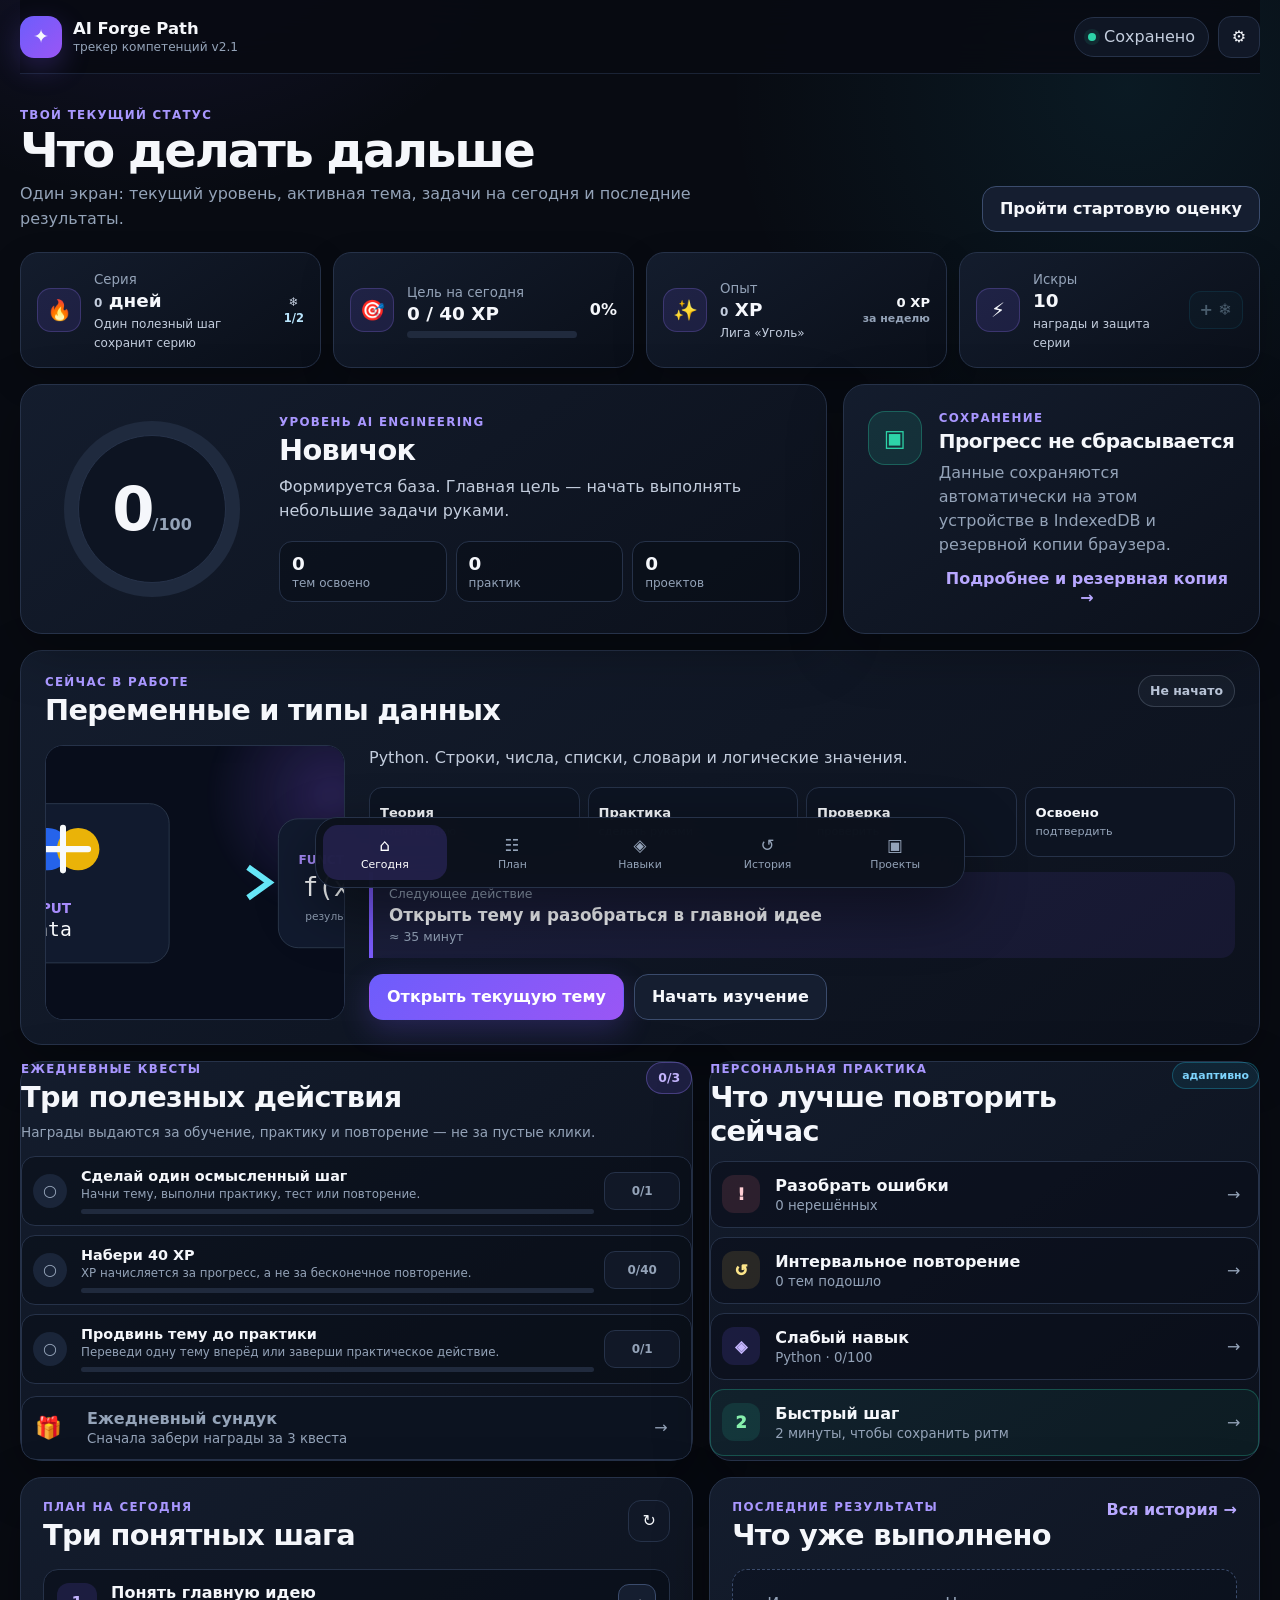
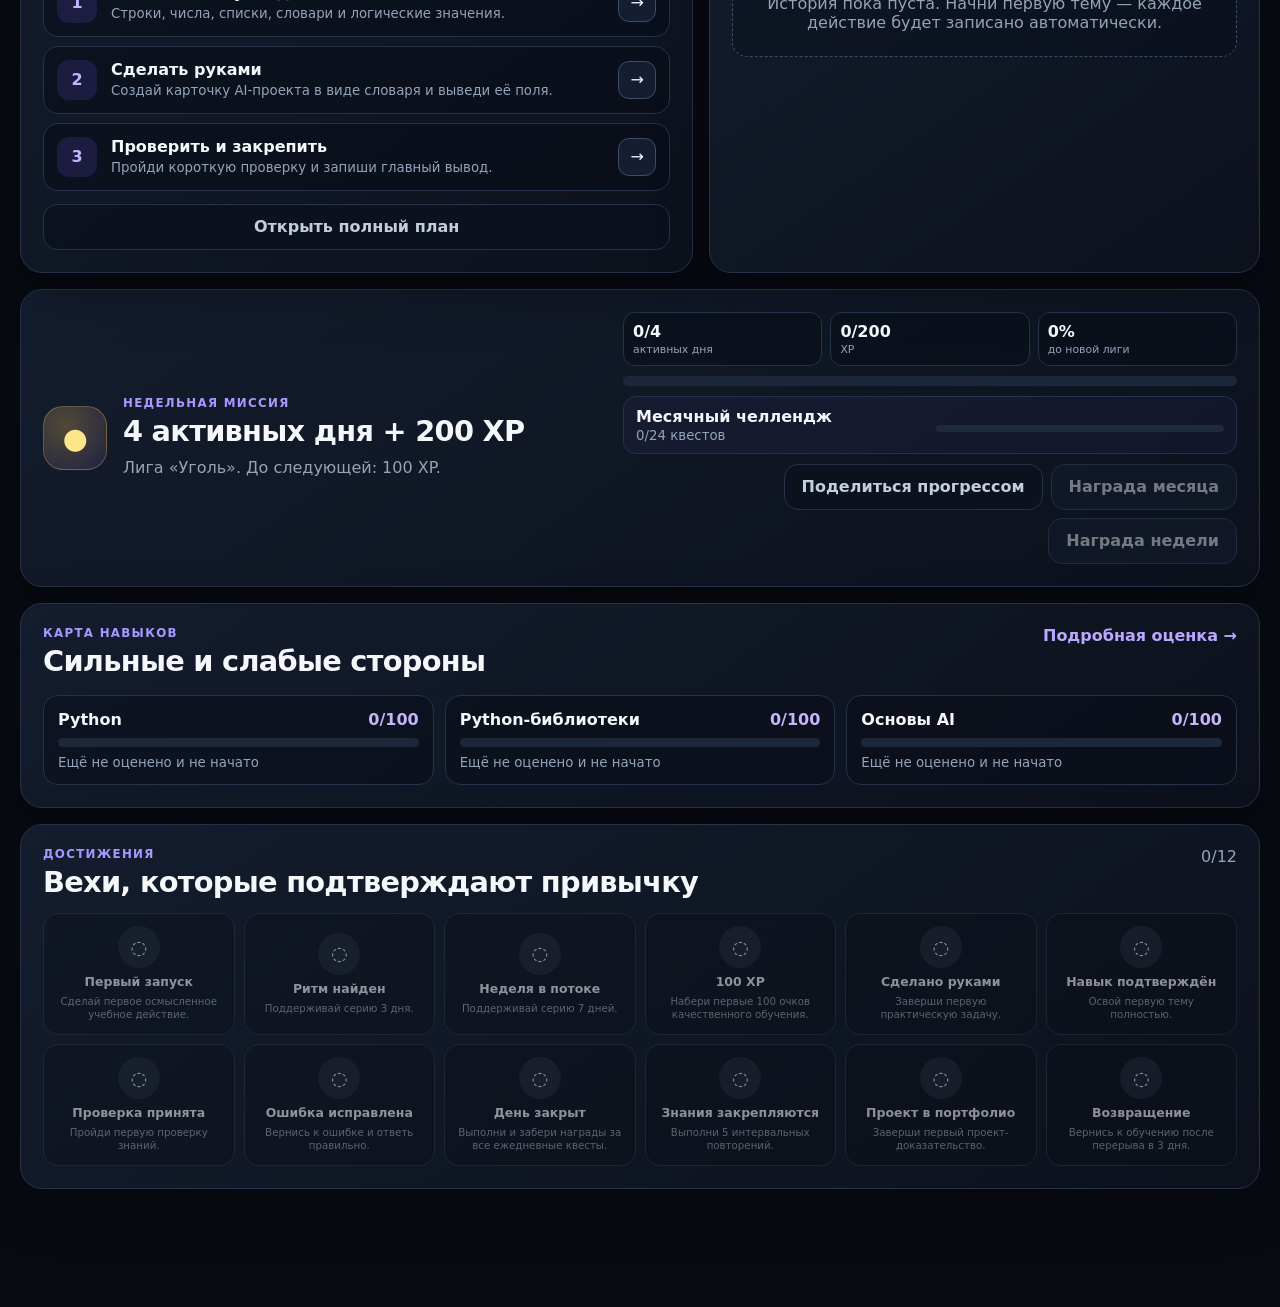
<file: index.html>
<!doctype html>
<html lang="ru">
<head>
  <meta charset="utf-8" />
  <meta name="viewport" content="width=device-width, initial-scale=1, viewport-fit=cover" />
  <meta name="theme-color" content="#080b12" />
  <meta name="description" content="AI Forge Path v2 — понятный трекер навыков, практики и прогресса AI Engineer." />
  <meta name="color-scheme" content="dark" />
  <link rel="manifest" href="manifest.json" />
  <link rel="icon" href="icons/icon-192.png" />
  <link rel="apple-touch-icon" href="icons/icon-192.png" />
  <link rel="stylesheet" href="styles.css" />
  <title>AI Forge Path v2.1</title>
</head>
<body>
  <div class="app-shell">
    <header class="topbar">
      <button class="brand" type="button" data-view-target="today" aria-label="На главную">
        <span class="brand-mark">✦</span>
        <span><strong>AI Forge Path</strong><small>трекер компетенций v2.1</small></span>
      </button>
      <div class="top-actions">
        <button id="storageStatusBtn" class="save-status" type="button" title="Где хранится прогресс">
          <span class="save-dot"></span><span id="saveStatusText">Загрузка…</span>
        </button>
        <button id="installBtn" class="icon-btn hidden" type="button" aria-label="Установить приложение">↓</button>
        <button id="settingsBtn" class="icon-btn" type="button" aria-label="Настройки">⚙</button>
      </div>
    </header>

    <main>
      <section id="today" class="view active" aria-labelledby="todayTitle">
        <div class="page-heading">
          <div>
            <p class="eyebrow">ТВОЙ ТЕКУЩИЙ СТАТУС</p>
            <h1 id="todayTitle">Что делать дальше</h1>
            <p>Один экран: текущий уровень, активная тема, задачи на сегодня и последние результаты.</p>
          </div>
          <button id="runAssessmentBtn" class="btn btn-secondary" type="button">Пройти стартовую оценку</button>
        </div>

        <section class="habit-dashboard" aria-label="Ежедневная мотивация и прогресс">
          <article class="habit-card streak-card">
            <span class="habit-icon">🔥</span>
            <div><small>Серия</small><strong><span id="streakValue">0</span> дней</strong><span id="streakTodayText">Сделай один шаг сегодня</span></div>
            <div class="freeze-stack" title="Заморозки защищают серию"><span>❄</span><b id="freezeValue">1/2</b></div>
          </article>
          <article class="habit-card goal-card">
            <span class="habit-icon">🎯</span>
            <div class="habit-grow"><small>Цель на сегодня</small><strong id="dailyGoalLabel">0 / 40 XP</strong><div class="mini-progress"><span id="dailyGoalBar"></span></div></div>
            <b id="dailyGoalPercent">0%</b>
          </article>
          <article class="habit-card xp-card">
            <span class="habit-icon">✨</span>
            <div class="habit-grow"><small>Опыт</small><strong><span id="xpTotalValue">0</span> XP</strong><span id="leagueLabel">Лига «Уголь»</span></div>
            <span id="weeklyXpValue" class="habit-side">0 XP<br><small>за неделю</small></span>
          </article>
          <article class="habit-card currency-card">
            <span class="habit-icon">⚡</span>
            <div class="habit-grow"><small>Искры</small><strong id="sparksValue">10</strong><span>награды и защита серии</span></div>
            <button id="buyFreezeBtn" class="mini-action" type="button">+ ❄</button>
          </article>
        </section>

        <section class="overview-grid">
          <article class="card level-card">
            <div class="score-ring" id="overallScoreRing" aria-label="Уровень владения AI Engineering">
              <div><strong id="overallScore">0</strong><span>/100</span></div>
            </div>
            <div class="level-copy">
              <p class="eyebrow">УРОВЕНЬ AI ENGINEERING</p>
              <h2 id="levelName">Новичок</h2>
              <p id="levelExplanation">Оценка появится после стартовой диагностики и первых практических действий.</p>
              <div class="evidence-row">
                <span><b id="evidenceTopics">0</b><small>тем освоено</small></span>
                <span><b id="evidencePractice">0</b><small>практик</small></span>
                <span><b id="evidenceProjects">0</b><small>проектов</small></span>
              </div>
            </div>
          </article>

          <article class="card storage-card">
            <div class="storage-icon">▣</div>
            <div>
              <p class="eyebrow">СОХРАНЕНИЕ</p>
              <h2>Прогресс не сбрасывается</h2>
              <p>Данные сохраняются автоматически на этом устройстве в IndexedDB и резервной копии браузера.</p>
              <button class="text-btn" type="button" id="openDataSettingsBtn">Подробнее и резервная копия →</button>
            </div>
          </article>
        </section>

        <section class="card current-card" aria-labelledby="currentTitle">
          <div class="section-head">
            <div>
              <p class="eyebrow">СЕЙЧАС В РАБОТЕ</p>
              <h2 id="currentTitle">Выбираем следующую тему…</h2>
            </div>
            <span id="currentStatusBadge" class="status-badge status-not_started">Не начато</span>
          </div>
          <div class="current-layout">
            <div class="current-visual"><img id="currentVisual" src="assets/infographics/python.svg" alt="Инфографика текущего навыка" /></div>
            <div class="current-main">
              <p id="currentSummary" class="current-summary"></p>
              <div id="statusPipeline" class="status-pipeline" aria-label="Этапы освоения темы"></div>
              <div class="next-action-box">
                <span>Следующее действие</span>
                <strong id="nextActionText">Открыть тему и начать изучение</strong>
                <small id="nextActionMeta">≈ 35 минут</small>
              </div>
              <div class="button-row">
                <button id="openCurrentBtn" class="btn btn-primary" type="button">Открыть текущую тему</button>
                <button id="advanceCurrentBtn" class="btn btn-secondary" type="button">Начать изучение</button>
              </div>
            </div>
          </div>
        </section>

        <section class="two-column engagement-panels">
          <article class="card quests-card">
            <div class="section-head">
              <div><p class="eyebrow">ЕЖЕДНЕВНЫЕ КВЕСТЫ</p><h2>Три полезных действия</h2></div>
              <span id="questCounter" class="status-badge status-learning">0/3</span>
            </div>
            <p class="section-note">Награды выдаются за обучение, практику и повторение — не за пустые клики.</p>
            <div id="dailyQuestList" class="quest-list"></div>
            <button id="dailyChestBtn" class="reward-chest" type="button" disabled><span>🎁</span><span><b>Ежедневный сундук</b><small>Сначала забери награды за 3 квеста</small></span><span>→</span></button>
          </article>

          <article class="card practice-hub-card">
            <div class="section-head"><div><p class="eyebrow">ПЕРСОНАЛЬНАЯ ПРАКТИКА</p><h2>Что лучше повторить сейчас</h2></div><span class="adaptive-chip">адаптивно</span></div>
            <div class="practice-options">
              <button class="practice-option" type="button" data-practice-mode="mistakes"><span class="practice-symbol red">!</span><span><b>Разобрать ошибки</b><small><span id="mistakeCount">0</span> нерешённых</small></span><i>→</i></button>
              <button class="practice-option" type="button" data-practice-mode="reviews"><span class="practice-symbol yellow">↺</span><span><b>Интервальное повторение</b><small><span id="reviewDueCount">0</span> тем подошло</small></span><i>→</i></button>
              <button class="practice-option" type="button" data-practice-mode="weakest"><span class="practice-symbol violet">◈</span><span><b>Слабый навык</b><small id="weakestSkillName">Определяем…</small></span><i>→</i></button>
              <button class="practice-option rescue" type="button" data-practice-mode="rescue"><span class="practice-symbol green">2</span><span><b>Быстрый шаг</b><small>2 минуты, чтобы сохранить ритм</small></span><i>→</i></button>
            </div>
          </article>
        </section>

        <section class="two-column">
          <article class="card today-plan-card">
            <div class="section-head">
              <div><p class="eyebrow">ПЛАН НА СЕГОДНЯ</p><h2>Три понятных шага</h2></div>
              <button id="refreshPlanBtn" class="icon-btn" type="button" title="Обновить план">↻</button>
            </div>
            <div id="todayTaskList" class="task-list"></div>
            <button class="btn btn-quiet full" type="button" data-view-target="plan">Открыть полный план</button>
          </article>

          <article class="card recent-card">
            <div class="section-head">
              <div><p class="eyebrow">ПОСЛЕДНИЕ РЕЗУЛЬТАТЫ</p><h2>Что уже выполнено</h2></div>
              <button class="text-btn" type="button" data-view-target="history">Вся история →</button>
            </div>
            <div id="recentHistory" class="history-mini"></div>
          </article>
        </section>

        <section class="card weekly-card">
          <div class="weekly-main">
            <div class="league-emblem" id="leagueEmblem">●</div>
            <div><p class="eyebrow">НЕДЕЛЬНАЯ МИССИЯ</p><h2 id="weeklyMissionTitle">4 активных дня + 200 XP</h2><p id="weeklyMissionText">Возвращайся регулярно и двигайся вперёд разными способами.</p></div>
          </div>
          <div class="weekly-progress-wrap">
            <div class="weekly-stats"><span><b id="weeklyDaysProgress">0/4</b><small>активных дня</small></span><span><b id="weeklyXpProgress">0/200</b><small>XP</small></span><span><b id="leagueProgressLabel">0%</b><small>до новой лиги</small></span></div>
            <div class="progress-track large"><span id="weeklyMissionBar"></span></div>
            <div class="monthly-challenge"><span><b>Месячный челлендж</b><small id="monthlyChallengeLabel">0/24 квестов</small></span><div class="mini-progress"><span id="monthlyChallengeBar"></span></div></div>
            <div class="weekly-actions"><button id="shareProgressBtn" class="btn btn-quiet" type="button">Поделиться прогрессом</button><button id="monthlyRewardBtn" class="btn btn-secondary" type="button" disabled>Награда месяца</button><button id="weeklyRewardBtn" class="btn btn-secondary" type="button" disabled>Награда недели</button></div>
          </div>
        </section>

        <section class="card skill-snapshot-card">
          <div class="section-head">
            <div><p class="eyebrow">КАРТА НАВЫКОВ</p><h2>Сильные и слабые стороны</h2></div>
            <button class="text-btn" type="button" data-view-target="skills">Подробная оценка →</button>
          </div>
          <div id="skillSnapshot" class="skill-snapshot"></div>
        </section>
        <section class="card achievement-card">
          <div class="section-head"><div><p class="eyebrow">ДОСТИЖЕНИЯ</p><h2>Вехи, которые подтверждают привычку</h2></div><span id="achievementCounter" class="muted">0/12</span></div>
          <div id="achievementShelf" class="achievement-shelf"></div>
        </section>
      </section>

      <section id="plan" class="view" aria-labelledby="planTitle">
        <div class="page-heading">
          <div><p class="eyebrow">ПЛАН И РОАДМАП</p><h1 id="planTitle">Что выполнено и что впереди</h1><p>Темы разделены по реальному состоянию, а не только на галочки.</p></div>
          <div class="segmented" role="group" aria-label="Режим плана">
            <button class="segment-btn active" data-plan-tab="today" type="button">Сегодня</button>
            <button class="segment-btn" data-plan-tab="week" type="button">Неделя</button>
            <button class="segment-btn" data-plan-tab="roadmap" type="button">Маршрут</button>
          </div>
        </div>
        <div id="planContent"></div>
      </section>

      <section id="skills" class="view" aria-labelledby="skillsTitle">
        <div class="page-heading">
          <div><p class="eyebrow">ОЦЕНКА КОМПЕТЕНЦИЙ</p><h1 id="skillsTitle">Насколько ты владеешь AI Engineering</h1><p>Оценка учитывает стартовую диагностику, статус тем, практику, проверку знаний, повторение и проекты.</p></div>
          <button id="skillsAssessmentBtn" class="btn btn-primary" type="button">Пройти или обновить оценку</button>
        </div>
        <section class="skills-hero">
          <article class="card radar-card">
            <div id="skillRadar" class="radar-wrap"></div>
          </article>
          <article class="card methodology-card">
            <p class="eyebrow">КАК СЧИТАЕТСЯ УРОВЕНЬ</p>
            <h2 id="methodLevelName">Новичок · 0/100</h2>
            <div class="method-list">
              <div><span>Статус изучения</span><b>до 35 баллов</b></div>
              <div><span>Практическое задание</span><b>до 25 баллов</b></div>
              <div><span>Проверка знаний</span><b>до 20 баллов</b></div>
              <div><span>Повторение</span><b>до 10 баллов</b></div>
              <div><span>Проекты-доказательства</span><b>до 10 баллов</b></div>
            </div>
            <p class="muted">Это рабочая оценка для планирования обучения, а не официальный сертификат.</p>
          </article>
        </section>
        <div id="skillMatrix" class="skill-matrix"></div>
      </section>

      <section id="history" class="view" aria-labelledby="historyTitle">
        <div class="page-heading">
          <div><p class="eyebrow">ЖУРНАЛ ПРОГРЕССА</p><h1 id="historyTitle">История всех действий</h1><p>Когда начата тема, выполнена практика, пройден тест, сделано повторение или завершён проект.</p></div>
          <div class="history-actions"><button id="exportHistoryBtn" class="btn btn-secondary" type="button">Экспортировать данные</button></div>
        </div>
        <div id="historyFilters" class="filter-row">
          <button class="filter-btn active" data-history-filter="all" type="button">Все</button>
          <button class="filter-btn" data-history-filter="topic" type="button">Темы</button>
          <button class="filter-btn" data-history-filter="practice" type="button">Практика</button>
          <button class="filter-btn" data-history-filter="assessment" type="button">Оценка</button>
          <button class="filter-btn" data-history-filter="project" type="button">Проекты</button>
          <button class="filter-btn" data-history-filter="backup" type="button">Резервные копии</button>
        </div>
        <div id="historyTimeline" class="timeline"></div>
      </section>

      <section id="projects" class="view" aria-labelledby="projectsTitle">
        <div class="page-heading">
          <div><p class="eyebrow">ДОКАЗАТЕЛЬСТВА НАВЫКОВ</p><h1 id="projectsTitle">Проекты для портфолио</h1><p>Проект влияет на уровень только тогда, когда есть результат: код, описание, демонстрация и деплой.</p></div>
        </div>
        <div id="projectsGrid" class="project-grid"></div>
      </section>
    </main>

    <nav class="bottom-nav" aria-label="Главная навигация">
      <button class="nav-btn active" data-view-target="today" type="button"><span>⌂</span><small>Сегодня</small></button>
      <button class="nav-btn" data-view-target="plan" type="button"><span>☷</span><small>План</small></button>
      <button class="nav-btn" data-view-target="skills" type="button"><span>◈</span><small>Навыки</small></button>
      <button class="nav-btn" data-view-target="history" type="button"><span>↺</span><small>История</small></button>
      <button class="nav-btn" data-view-target="projects" type="button"><span>▣</span><small>Проекты</small></button>
    </nav>
  </div>

  <dialog id="topicDialog" class="modal topic-modal"><div class="modal-content"></div></dialog>
  <dialog id="assessmentDialog" class="modal assessment-modal"><div class="modal-content"></div></dialog>
  <dialog id="projectDialog" class="modal project-modal"><div class="modal-content"></div></dialog>
  <dialog id="settingsDialog" class="modal settings-modal"><div class="modal-content"></div></dialog>
  <dialog id="practiceDialog" class="modal practice-modal"><div class="modal-content"></div></dialog>
  <div id="toast" class="toast" role="status" aria-live="polite"></div>
  <input id="importInput" type="file" accept="application/json" hidden />

  <script src="data.js"></script>
  <script src="core.js"></script>
  <script src="engagement.js"></script>
  <script src="render.js"></script>
  <script src="dialogs.js"></script>
</body>
</html>
</file>
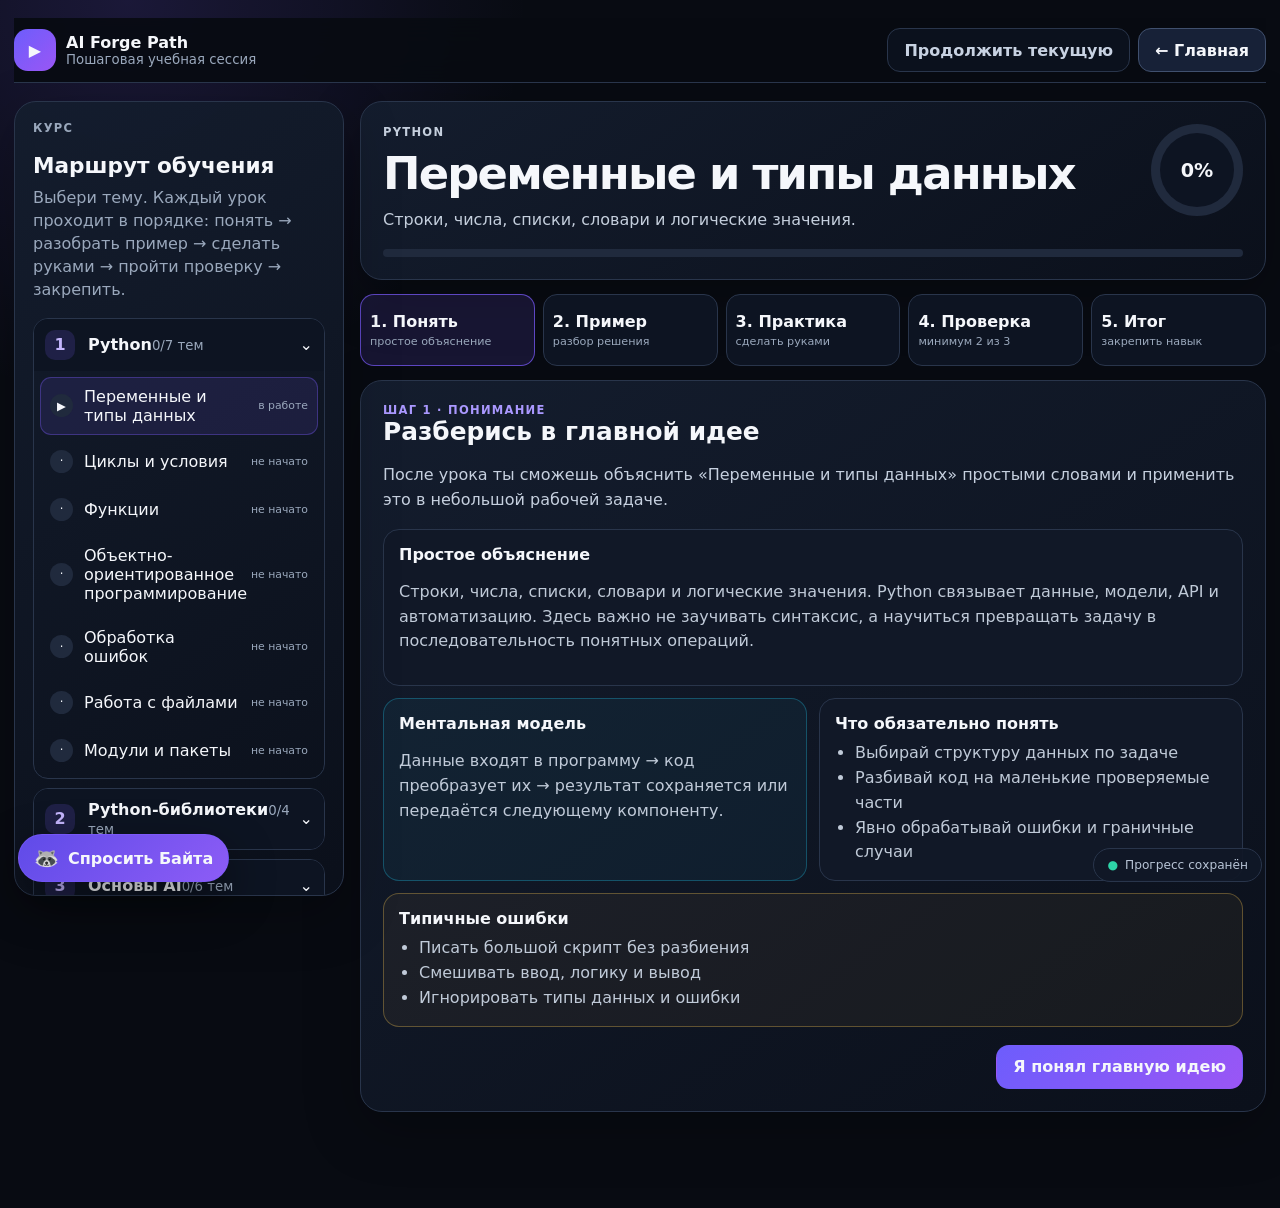
<file: academy.html>
<!doctype html>
<html lang="ru">
<head>
<meta charset="utf-8">
<meta name="viewport" content="width=device-width,initial-scale=1,viewport-fit=cover">
<meta name="theme-color" content="#080b12">
<title>AI Forge Path — Учебная сессия</title>
<style>
:root{color-scheme:dark;--bg:#080b12;--surface:#111827;--surface2:#172137;--line:#29354b;--text:#f5f7fb;--muted:#9aa8bc;--primary:#7c5cff;--cyan:#24c8ee;--green:#2dd4a8;--yellow:#f4c451;--red:#fb7185;font-family:Inter,ui-sans-serif,system-ui,-apple-system,"Segoe UI",sans-serif}*{box-sizing:border-box}body{margin:0;min-height:100vh;color:var(--text);background:radial-gradient(circle at 10% 0,rgba(124,92,255,.16),transparent 25rem),var(--bg)}button,textarea{font:inherit;color:inherit}.shell{width:min(1320px,calc(100% - 28px));margin:auto;padding:18px 0 96px}.top{position:sticky;top:0;z-index:20;display:flex;align-items:center;justify-content:space-between;gap:12px;padding:10px 0;background:rgba(8,11,18,.92);backdrop-filter:blur(16px);border-bottom:1px solid var(--line)}.brand{display:flex;align-items:center;gap:10px}.mark{display:grid;place-items:center;width:42px;height:42px;border-radius:14px;background:linear-gradient(135deg,#6d5dfc,#9a56f5);font-weight:900}.brand b,.brand small{display:block}.brand small{color:var(--muted)}.top-actions{display:flex;gap:8px}.btn{min-height:44px;padding:0 16px;border:1px solid transparent;border-radius:13px;font-weight:800;cursor:pointer}.primary{background:linear-gradient(135deg,#6d5dfc,#9a56f5)}.secondary{background:var(--surface2);border-color:#40506e}.quiet{background:#0b111d;border-color:var(--line);color:#c8d2e2}.btn:disabled{opacity:.45;cursor:not-allowed}.layout{display:grid;grid-template-columns:330px minmax(0,1fr);gap:16px;margin-top:18px}.card{border:1px solid var(--line);border-radius:22px;background:linear-gradient(145deg,rgba(20,29,46,.98),rgba(11,16,27,.98));box-shadow:0 18px 55px rgba(0,0,0,.25)}.sidebar{position:sticky;top:82px;align-self:start;max-height:calc(100vh - 105px);overflow:auto;padding:18px}.sidebar h1{font-size:1.35rem;margin:4px 0 8px}.sidebar>p{margin:0 0 16px;color:var(--muted);line-height:1.45}.stage{border:1px solid var(--line);border-radius:15px;overflow:hidden;margin-bottom:9px}.stage-head{width:100%;display:grid;grid-template-columns:34px 1fr auto;gap:9px;align-items:center;padding:11px;border:0;background:#0d1422;text-align:left;cursor:pointer}.stage-num{display:grid;place-items:center;width:30px;height:30px;border-radius:10px;background:rgba(124,92,255,.16);color:#c4b5fd;font-weight:900}.stage-head small{color:var(--muted)}.stage-topics{display:none;padding:6px}.stage.open .stage-topics{display:grid;gap:5px}.topic-link{width:100%;display:grid;grid-template-columns:26px minmax(0,1fr) auto;gap:8px;align-items:center;padding:9px;border:1px solid transparent;border-radius:11px;background:transparent;text-align:left;cursor:pointer}.topic-link:hover,.topic-link.active{background:rgba(124,92,255,.12);border-color:rgba(124,92,255,.35)}.topic-link.done{color:#a7f3d0}.dot{display:grid;place-items:center;width:23px;height:23px;border-radius:50%;background:#202a3d;font-size:.72rem}.topic-link.done .dot{background:var(--green);color:#052e22}.topic-link small{color:var(--muted);font-size:.68rem}.workspace{min-width:0}.hero{padding:22px}.eyebrow{margin:0;color:#aa98ff;font-size:.72rem;font-weight:900;letter-spacing:.11em}.hero-row{display:flex;justify-content:space-between;gap:18px;align-items:flex-start}.hero h1{margin:5px 0 8px;font-size:clamp(1.7rem,4vw,2.8rem);letter-spacing:-.04em}.hero p{margin:0;color:#c5cfdd;line-height:1.55}.score{flex:0 0 auto;display:grid;place-items:center;width:92px;height:92px;border-radius:50%;background:conic-gradient(var(--primary) var(--pct),#202a3d 0);position:relative}.score:before{content:"";position:absolute;inset:9px;border-radius:50%;background:#0d1422}.score b{position:relative;font-size:1.2rem}.progress{height:8px;border-radius:999px;background:#202a3d;overflow:hidden;margin-top:16px}.progress span{display:block;height:100%;background:linear-gradient(90deg,var(--primary),var(--cyan));transition:width .25s}.stepper{display:grid;grid-template-columns:repeat(5,1fr);gap:8px;margin:14px 0}.step{min-height:72px;padding:9px;border:1px solid var(--line);border-radius:14px;background:#0d1422;text-align:left}.step b,.step small{display:block}.step small{margin-top:4px;color:var(--muted);font-size:.7rem}.step.active{border-color:rgba(124,92,255,.7);background:rgba(124,92,255,.14)}.step.done{border-color:rgba(45,212,168,.35);background:rgba(45,212,168,.07)}.lesson{padding:22px}.lesson h2{margin:0 0 8px;font-size:1.55rem}.lesson-intro{color:#c6d0df;line-height:1.6}.grid{display:grid;grid-template-columns:1fr 1fr;gap:12px;margin-top:14px}.block{padding:15px;border:1px solid var(--line);border-radius:16px;background:var(--surface)}.block.full{grid-column:1/-1}.block h3{margin:0 0 8px;font-size:1rem}.block p,.block li{color:#c0cad8;line-height:1.55}.block ul{margin:0;padding-left:20px}.model{border-color:rgba(36,200,238,.3);background:rgba(36,200,238,.055)}.practice{border-color:rgba(45,212,168,.32);background:rgba(45,212,168,.055)}.warning{border-color:rgba(244,196,81,.32);background:rgba(244,196,81,.05)}pre{overflow:auto;margin:0;padding:14px;border:1px solid #32405a;border-radius:13px;background:#070b12;color:#dbeafe;line-height:1.5;white-space:pre-wrap}code{font-family:"SFMono-Regular",Consolas,monospace}.field{display:grid;gap:7px}.field label{font-weight:800;color:#d0d8e4}.field textarea{width:100%;min-height:170px;padding:13px;border:1px solid #40506e;border-radius:13px;background:#080d17;resize:vertical}.criteria{display:grid;gap:7px;margin-top:12px}.criterion{display:flex;gap:8px;align-items:flex-start;color:#c5cfdd}.criterion:before{content:"✓";color:var(--green);font-weight:900}.actions{display:flex;justify-content:space-between;flex-wrap:wrap;gap:9px;margin-top:18px}.quiz{display:grid;gap:14px}.question{padding:14px;border:1px solid var(--line);border-radius:15px;background:#0e1524}.question h3{margin:0 0 10px;font-size:1rem}.answers{display:grid;gap:7px}.answer{padding:10px 12px;border:1px solid #34435e;border-radius:11px;background:#111b2d;text-align:left;cursor:pointer}.answer.selected{border-color:var(--primary);background:rgba(124,92,255,.16)}.feedback{margin-top:12px;padding:12px;border-radius:13px;background:#0d1422;color:#cbd5e1}.locked{padding:30px;text-align:center;color:var(--muted)}.save{position:fixed;right:18px;bottom:18px;padding:9px 13px;border:1px solid var(--line);border-radius:999px;background:rgba(17,24,39,.93);color:#b8c4d6;font-size:.76rem}.save.ok:before{content:"●";color:var(--green);margin-right:7px}.save.busy:before{content:"●";color:var(--yellow);margin-right:7px}@media(max-width:900px){.layout{grid-template-columns:1fr}.sidebar{position:static;max-height:none}.stage-topics{max-height:260px;overflow:auto}.grid{grid-template-columns:1fr}.block.full{grid-column:auto}.stepper{grid-template-columns:repeat(5,minmax(105px,1fr));overflow:auto;padding-bottom:5px}.hero-row{align-items:center}.score{width:76px;height:76px}}@media(max-width:560px){.shell{width:min(100% - 16px,1320px)}.top{align-items:flex-start}.brand small{display:none}.top-actions .btn{padding:0 10px}.hero,.lesson,.sidebar{padding:15px}.hero-row{display:grid;grid-template-columns:1fr auto}.hero h1{font-size:1.65rem}.stepper{margin-inline:-2px}.step{min-width:110px}.actions .btn{flex:1}.score{width:68px;height:68px}}

/* AI tutor */
.tutor-toggle{position:fixed;left:18px;bottom:18px;z-index:45;display:flex;align-items:center;gap:9px;min-height:48px;padding:0 15px;border:1px solid rgba(124,92,255,.5);border-radius:999px;background:linear-gradient(135deg,#5f4be8,#8d5cf6);box-shadow:0 18px 48px rgba(0,0,0,.45);font-weight:900;cursor:pointer}
.tutor-toggle span:first-child{font-size:1.25rem}.tutor-panel{position:fixed;z-index:60;right:16px;bottom:16px;width:min(430px,calc(100% - 32px));height:min(720px,calc(100vh - 32px));display:none;grid-template-rows:auto auto 1fr auto;border:1px solid #40506e;border-radius:24px;background:#0b111d;box-shadow:0 35px 110px rgba(0,0,0,.72);overflow:hidden}.tutor-panel.open{display:grid}.tutor-head{display:flex;justify-content:space-between;align-items:flex-start;gap:12px;padding:15px 16px;border-bottom:1px solid var(--line);background:linear-gradient(135deg,rgba(124,92,255,.15),rgba(36,200,238,.06))}.tutor-title{display:flex;gap:10px;align-items:center}.tutor-avatar{display:grid;place-items:center;width:42px;height:42px;border-radius:14px;background:linear-gradient(135deg,#6d5dfc,#9a56f5);font-size:1.25rem}.tutor-title b,.tutor-title small{display:block}.tutor-title small{margin-top:2px;color:var(--muted)}.tutor-close{width:38px;height:38px;padding:0;border:1px solid var(--line);border-radius:12px;background:var(--surface2);cursor:pointer}.tutor-context{display:flex;gap:7px;align-items:center;padding:9px 12px;border-bottom:1px solid var(--line);overflow:auto;background:#0d1422}.tutor-context span{flex:0 0 auto;padding:5px 9px;border:1px solid var(--line);border-radius:999px;color:#c9d3e1;font-size:.7rem}.tutor-chat{display:flex;flex-direction:column;gap:10px;overflow:auto;padding:14px;scroll-behavior:smooth}.tutor-message{max-width:88%;padding:11px 13px;border:1px solid var(--line);border-radius:15px;white-space:pre-wrap;line-height:1.5;font-size:.9rem}.tutor-message.user{align-self:flex-end;background:rgba(124,92,255,.18);border-color:rgba(124,92,255,.38)}.tutor-message.assistant{align-self:flex-start;background:var(--surface);color:#d4dce8}.tutor-message.system{align-self:center;max-width:100%;background:rgba(36,200,238,.06);border-color:rgba(36,200,238,.25);color:#b8c8dc;font-size:.78rem}.tutor-message.error{border-color:rgba(251,113,133,.35);background:rgba(251,113,133,.07)}.tutor-typing:after{content:"";display:inline-block;width:7px;height:14px;margin-left:4px;background:#aa98ff;vertical-align:-2px;animation:tutorBlink .8s infinite}@keyframes tutorBlink{50%{opacity:.2}}.tutor-footer{display:grid;gap:9px;padding:12px;border-top:1px solid var(--line);background:#0a101b}.tutor-quick{display:flex;gap:6px;overflow:auto}.tutor-chip{flex:0 0 auto;min-height:34px;padding:0 10px;border:1px solid var(--line);border-radius:999px;background:var(--surface);color:#c9d3e1;font-size:.72rem;cursor:pointer}.tutor-input-row{display:grid;grid-template-columns:minmax(0,1fr) auto;gap:8px;align-items:end}.tutor-input{width:100%;min-height:48px;max-height:140px;padding:11px 12px;border:1px solid #40506e;border-radius:14px;background:#080d17;resize:none}.tutor-send{width:48px;height:48px;padding:0;border:0;border-radius:14px;background:linear-gradient(135deg,#6d5dfc,#9a56f5);font-weight:900;cursor:pointer}.tutor-send:disabled{opacity:.45;cursor:not-allowed}.tutor-privacy{color:var(--muted);font-size:.65rem;line-height:1.35}.tutor-clear{padding:0;border:0;background:transparent;color:#aa98ff;font-size:.68rem;cursor:pointer}
@media(max-width:600px){.tutor-toggle{left:10px;bottom:10px}.tutor-panel{inset:0;width:100%;height:100%;max-height:none;border-radius:0}.tutor-message{max-width:92%}.save{right:10px;bottom:10px}}

</style>
</head>
<body>
<div class="shell"><header class="top"><div class="brand"><span class="mark">▶</span><span><b>AI Forge Path</b><small>Пошаговая учебная сессия</small></span></div><div class="top-actions"><button class="btn quiet" id="continueBtn">Продолжить текущую</button><button class="btn secondary" onclick="location.href='./'">← Главная</button></div></header><div class="layout"><aside class="sidebar card"><p class="eyebrow">КУРС</p><h1>Маршрут обучения</h1><p>Выбери тему. Каждый урок проходит в порядке: понять → разобрать пример → сделать руками → пройти проверку → закрепить.</p><div id="courseMap"></div></aside><main class="workspace"><section class="hero card"><div class="hero-row"><div><p class="eyebrow" id="stageLabel">ЗАГРУЗКА</p><h1 id="topicTitle">Подготавливаем урок…</h1><p id="topicSummary"></p></div><div class="score" id="scoreRing" style="--pct:0%"><b id="progressText">0%</b></div></div><div class="progress"><span id="progressBar" style="width:0%"></span></div></section><div class="stepper" id="stepper"></div><section class="lesson card" id="lessonArea"><div class="locked">Загружаем учебную сессию…</div></section></main></div></div><div class="save busy" id="saveState">Загрузка прогресса…</div>

<button class="tutor-toggle" id="tutorToggle" type="button"><span>🦝</span><span>Спросить Байта</span></button>
<aside class="tutor-panel" id="tutorPanel" aria-label="AI-наставник">
  <header class="tutor-head">
    <div class="tutor-title"><span class="tutor-avatar">🦝</span><span><b>Байт — AI-наставник</b><small id="tutorStatus">Готов разжевать текущую тему</small></span></div>
    <button class="tutor-close" id="tutorClose" type="button" aria-label="Закрыть">×</button>
  </header>
  <div class="tutor-context"><span id="tutorTopicChip">Тема</span><span id="tutorStepChip">Шаг</span><button class="tutor-clear" id="tutorClear" type="button">Очистить чат</button></div>
  <div class="tutor-chat" id="tutorChat"></div>
  <footer class="tutor-footer">
    <div class="tutor-quick">
      <button class="tutor-chip" data-tutor-prompt="Объясни текущую тему ещё проще, как человеку без технического опыта.">Объясни проще</button>
      <button class="tutor-chip" data-tutor-prompt="Приведи наглядную аналогию из обычной жизни или строительства.">Дай аналогию</button>
      <button class="tutor-chip" data-tutor-prompt="Разбери пример кода по строкам и объясни, зачем нужна каждая часть.">Разбери пример</button>
      <button class="tutor-chip" data-tutor-prompt="Дай только следующую подсказку для практики, не раскрывай готовое решение.">Нужна подсказка</button>
      <button class="tutor-chip" data-tutor-prompt="Проверь мой черновик практики: укажи ошибки, что улучшить и как проверить результат.">Проверь решение</button>
    </div>
    <div class="tutor-input-row"><textarea class="tutor-input" id="tutorInput" placeholder="Напиши, что именно непонятно…"></textarea><button class="tutor-send" id="tutorSend" type="button" aria-label="Отправить">➤</button></div>
    <div class="tutor-privacy">Контекст текущего урока и твой вопрос отправляются AI-сервису Puter. При первом вопросе сервис может попросить войти. API-ключ вводить не нужно.</div>
  </footer>
</aside>

<script src="https://js.puter.com/v2/"></script>
<script src="data.js"></script>
<script>
const DB_NAME='ai-forge-path-v2',STATE_KEY='current-state',LOCAL_KEY='ai-forge-path-state-v2';
const STEPS=[
{id:'learn',title:'1. Понять',hint:'простое объяснение'},
{id:'example',title:'2. Пример',hint:'разбор решения'},
{id:'practice',title:'3. Практика',hint:'сделать руками'},
{id:'quiz',title:'4. Проверка',hint:'минимум 2 из 3'},
{id:'summary',title:'5. Итог',hint:'закрепить навык'}
];
const GUIDES={
python:{why:'Python связывает данные, модели, API и автоматизацию. Здесь важно не заучивать синтаксис, а научиться превращать задачу в последовательность понятных операций.',model:'Данные входят в программу → код преобразует их → результат сохраняется или передаётся следующему компоненту.',points:['Выбирай структуру данных по задаче','Разбивай код на маленькие проверяемые части','Явно обрабатывай ошибки и граничные случаи'],principle:'Сначала добиться корректного результата на маленьком примере, затем обобщать.',mistakes:['Писать большой скрипт без разбиения','Смешивать ввод, логику и вывод','Игнорировать типы данных и ошибки'],example:'def process_request(text: str) -> dict:\n    clean = text.strip()\n    if not clean:\n        raise ValueError("Пустой запрос")\n    return {"text": clean, "length": len(clean)}'},
libraries:{why:'Библиотеки дают готовые, проверенные инструменты для чисел, таблиц, графиков и моделей. Навык — понимать форму данных и проверять результат каждого преобразования.',model:'Загрузка данных → очистка → анализ → визуализация или обучение модели → оценка качества.',points:['Всегда исследуй форму и качество данных','Отделяй признаки от целевой переменной','Сравнивай результат с простым baseline'],principle:'Каждое преобразование данных должно быть объяснимым и проверяемым.',mistakes:['Обучать модель на грязных данных','Оценивать качество на обучающей выборке','Строить график без подписей и вывода'],example:'import pandas as pd\ndf = pd.read_csv("data.csv")\nprint(df.shape)\nprint(df.isna().sum())\nsummary = df.groupby("category").size()\nprint(summary)'},
fundamentals:{why:'Основы AI нужны, чтобы правильно выбрать метод и не использовать нейросеть там, где достаточно правил или обычной аналитики.',model:'Задача → данные и ограничения → подход (правила, ML, LLM) → метрика качества → проверка рисков.',points:['Различай AI, ML, Deep Learning и Generative AI','Определяй вход, выход и критерий успеха','Проверяй ошибки модели на реальных сценариях'],principle:'Выбирай самый простой подход, который надёжно решает задачу.',mistakes:['Начинать с инструмента, а не с проблемы','Не задавать метрику успеха','Считать вероятностный ответ фактом'],example:'Задача: распределить обращения по отделам.\nВход: текст обращения.\nВыход: категория.\nBaseline: правила по ключевым словам.\nML/LLM нужен, если правил уже недостаточно.'},
prompting:{why:'Промпт — это спецификация работы модели. Хороший промпт задаёт цель, контекст, ограничения, формат и способ проверки.',model:'Роль и цель → факты контекста → точная задача → ограничения → формат ответа → критерии качества.',points:['Отделяй инструкции от данных','Показывай примеры нужного формата','Требуй отмечать неопределённость'],principle:'Промпт должен уменьшать число допустимых неправильных ответов.',mistakes:['Просить «сделай хорошо» без критериев','Перегружать запрос противоречивыми правилами','Не задавать формат результата'],example:'Роль: аналитик обращений.\nЗадача: выбери одну категорию.\nКатегории: доставка, возврат, оплата.\nВерни JSON: {"category":"...","confidence":0-1,"reason":"..."}.\nНе выдумывай недостающие факты.'},
llm:{why:'LLM предсказывает продолжение текста, а не извлекает гарантированно истинный ответ. Управление контекстом, токенами и параметрами определяет качество, цену и стабильность.',model:'Текст → токены → контекст модели → вероятности следующего токена → ответ → внешняя проверка.',points:['Контекст ограничен и должен быть релевантным','Temperature меняет вариативность, а не знания','Факты нужно проверять источниками или инструментами'],principle:'Используй LLM для языковой работы, но проверяй критичные факты вне модели.',mistakes:['Считать уверенный тон доказательством','Передавать весь архив вместо нужных фактов','Не контролировать стоимость и длину контекста'],example:'messages = [\n {"role":"system","content":"Отвечай только по фактам контекста"},\n {"role":"user","content":"Контекст: ...\\nВопрос: ..."}\n]\n# затем проверь ответ по источникам'},
rag:{why:'RAG добавляет модели найденные фрагменты собственных документов. Качество определяется не только моделью, но и разбиением, поиском, фильтрами и цитированием.',model:'Вопрос → embedding → поиск фрагментов → фильтрация → контекст → ответ со ссылками.',points:['Chunk должен сохранять законченную мысль','Храни источник и метаданные','Измеряй качество поиска отдельно от ответа'],principle:'Сначала убедись, что найден правильный контекст, и только затем оценивай ответ модели.',mistakes:['Слишком большие или слишком маленькие chunks','Не хранить источник фрагмента','Пытаться исправить плохой поиск одним промптом'],example:'query_vector = embed(question)\nhits = vector_db.search(query_vector, top_k=5)\ncontext = "\\n\\n".join(hit.text for hit in hits)\nanswer = llm(question, context)\n# ответ обязан сослаться на hits'},
agents:{why:'Агент сочетает модель, состояние, инструменты и цикл принятия решений. Главная инженерная задача — ограничить действия, обеспечить наблюдаемость и корректную остановку.',model:'Цель → оценка состояния → выбор инструмента → результат → проверка → следующий шаг или остановка.',points:['Каждый инструмент имеет строгую схему','Состояние хранится отдельно от текста ответа','Определи лимиты и критерий остановки'],principle:'Модель предлагает действие, но код проверяет разрешения и исполняет его.',mistakes:['Давать агенту лишние права','Не ограничивать число шагов','Скрывать ошибки инструментов от журнала'],example:'for step in range(MAX_STEPS):\n    action = model.decide(state, tools)\n    validate(action)\n    result = tools[action.name](**action.args)\n    state.add(action, result)\n    if goal_reached(state): break'},
frameworks:{why:'Фреймворки ускоряют сборку цепочек, RAG и агентов, но не заменяют понимание данных, состояния и ошибок.',model:'Компоненты → граф или цепочка → состояние → исполнение → трассировка и оценка.',points:['Выбирай фреймворк после описания процесса','Храни бизнес-логику отдельно','Умей объяснить поток без названий библиотек'],principle:'Сначала спроектируй процесс обычными функциями, затем подключай фреймворк.',mistakes:['Строить систему вокруг модного инструмента','Смешивать компоненты без контракта','Не фиксировать версии зависимостей'],example:'def retrieve(state): ...\ndef answer(state): ...\ndef verify(state): ...\n# Затем эти функции можно оформить как узлы LangGraph'},
backend:{why:'Backend превращает AI-логику в сервис: принимает запрос, проверяет права и данные, вызывает модель, сохраняет состояние и возвращает предсказуемый ответ.',model:'Клиент → HTTP API → валидация и auth → бизнес-логика/AI → база → ответ и логирование.',points:['Проверяй входные данные','Не храни секреты в браузере','Возвращай понятные ошибки и request id'],principle:'API — контракт: вход, выход, ошибки и права должны быть определены заранее.',mistakes:['Встраивать API-ключ в frontend','Принимать любой JSON без проверки','Не ставить таймауты и лимиты'],example:'from fastapi import FastAPI\nfrom pydantic import BaseModel\napp = FastAPI()\nclass ChatIn(BaseModel):\n    message: str\n@app.post("/chat")\ndef chat(body: ChatIn):\n    return {"answer": run_ai(body.message)}'},
deployment:{why:'Деплой делает систему воспроизводимой и доступной. Важно управлять конфигурацией, секретами, версиями, логами и откатом.',model:'Git commit → тесты → образ/сборка → окружение → healthcheck → мониторинг → откат при проблеме.',points:['Конфигурация отделена от кода','Есть healthcheck и логи','Каждый релиз можно повторить и откатить'],principle:'Если релиз нельзя воспроизвести и проверить, это не надёжный деплой.',mistakes:['Менять сервер вручную без истории','Хранить секреты в репозитории','Не проверять приложение после релиза'],example:'FROM python:3.12-slim\nWORKDIR /app\nCOPY requirements.txt .\nRUN pip install -r requirements.txt\nCOPY . .\nCMD ["uvicorn","main:app","--host","0.0.0.0","--port","8000"]'},
portfolio:{why:'Проекты доказывают навык лучше списка технологий. Сильный проект решает понятную проблему, запускается, измеряется и честно описывает ограничения.',model:'Проблема → пользовательский сценарий → архитектура → рабочий результат → тесты/метрики → демонстрация.',points:['Один проект — одна ясная ценность','README объясняет запуск и архитектуру','Есть демонстрация и список ограничений'],principle:'Завершённый небольшой проект ценнее большого недостроенного прототипа.',mistakes:['Копировать tutorial без изменений','Нет работающей логики','Нет описания ограничений и ошибок'],example:'README:\n1. Какую проблему решает проект\n2. Архитектура\n3. Как запустить\n4. Примеры работы\n5. Метрики и ограничения\n6. План улучшений'}
};
let db=null,state=null,currentId=null,currentStep=0,quizSelection={},quizChecked=false;
const $=s=>document.querySelector(s),allTopics=()=>ROADMAP.flatMap((stage,si)=>stage.topics.map((t,ti)=>({...t,stageId:stage.id,stageTitle:stage.title,si,ti})));
const esc=v=>String(v??'').replaceAll('&','&amp;').replaceAll('<','&lt;').replaceAll('>','&gt;').replaceAll('"','&quot;').replaceAll("'","&#039;");
function defaultState(){return{schemaVersion:2,topics:{},projects:{},assessment:{ratings:{}},stageQuiz:{},history:[],activityDates:[],engagement:{xpTotal:0},academy:{activeTopicId:null,sessions:{}}}}
function normalize(s){const x=s&&typeof s==='object'?s:defaultState();x.topics=x.topics||{};x.history=Array.isArray(x.history)?x.history:[];x.stageQuiz=x.stageQuiz||{};x.engagement=x.engagement||{xpTotal:0};x.academy=x.academy||{activeTopicId:null,sessions:{}};x.academy.sessions=x.academy.sessions||{};return x}
async function openDb(){return new Promise(resolve=>{if(!indexedDB)return resolve(null);const r=indexedDB.open(DB_NAME,1);r.onupgradeneeded=()=>{const d=r.result;if(!d.objectStoreNames.contains('kv'))d.createObjectStore('kv')};r.onsuccess=()=>resolve(r.result);r.onerror=()=>resolve(null)})}
async function idbGet(){if(!db)return null;return new Promise(resolve=>{const r=db.transaction('kv','readonly').objectStore('kv').get(STATE_KEY);r.onsuccess=()=>resolve(r.result||null);r.onerror=()=>resolve(null)})}
async function idbPut(value){if(!db)return;return new Promise(resolve=>{const tx=db.transaction('kv','readwrite');tx.objectStore('kv').put(value,STATE_KEY);tx.oncomplete=resolve;tx.onerror=resolve})}
async function load(){db=await openDb();let x=await idbGet();if(!x)try{x=JSON.parse(localStorage.getItem(LOCAL_KEY)||'null')}catch{}state=normalize(x);const q=new URLSearchParams(location.search).get('topic');currentId=(q&&getTopic(q)?q:null)||state.academy.activeTopicId||getCurrent()?.id||allTopics()[0]?.id;openTopic(currentId,false);$('#saveState').className='save ok';$('#saveState').textContent='Прогресс сохранён'}
async function save(){const el=$('#saveState');el.className='save busy';el.textContent='Сохраняю…';state.academy.activeTopicId=currentId;localStorage.setItem(LOCAL_KEY,JSON.stringify(state));await idbPut(state);setTimeout(()=>{el.className='save ok';el.textContent='Прогресс сохранён'},150)}
function getTopic(id){return allTopics().find(t=>t.id===id)}
function topicData(id){return state.topics[id]||(state.topics[id]={status:'not_started',practiceDone:false,reviewCount:0,minutes:0,notes:''})}
function session(id){return state.academy.sessions[id]||(state.academy.sessions[id]={step:0,completed:{},practiceDraft:'',reflection:'',quizScore:0,quizAnswers:{},awarded:{},startedAt:new Date().toISOString()})}
function getCurrent(){return allTopics().find(t=>topicData(t.id).status!=='mastered')||allTopics()[0]}
function addHistory(type,title,detail,extra={}){state.history.unshift({id:crypto.randomUUID?crypto.randomUUID():String(Date.now()),type,title,detail,timestamp:new Date().toISOString(),...extra});state.history=state.history.slice(0,1500)}
function award(key,xp){const s=session(currentId);if(s.awarded[key])return;s.awarded[key]=true;state.engagement.xpTotal=Number(state.engagement.xpTotal||0)+xp}
function lesson(item){const g=GUIDES[item.stageId]||GUIDES.portfolio;return{g,objective:`После урока ты сможешь объяснить «${item.title}» простыми словами и применить это в небольшой рабочей задаче.`,explanation:`${item.summary} ${g.why}`,practice:item.practice,criteria:['Результат можно запустить или проверить','Ты можешь объяснить, почему выбрал такое решение','Обработан хотя бы один неправильный или граничный случай']}}
function openTopic(id,push=true){const item=getTopic(id);if(!item)return;currentId=id;state.academy.activeTopicId=id;const s=session(id);currentStep=Math.max(0,Math.min(4,Number(s.step||0)));if(topicData(id).status==='not_started'){topicData(id).status='learning';topicData(id).startedAt=new Date().toISOString();addHistory('topic',`Начата тема «${item.title}»`,`${item.stageTitle}: открыта пошаговая учебная сессия.`,{topicId:id,stageId:item.stageId})}if(push)history.replaceState(null,'',`academy.html?topic=${encodeURIComponent(id)}`);render();save()}
function render(){renderCourse();renderHeader();renderStepper();renderStep();if(document.getElementById('tutorPanel')?.classList.contains('open'))renderTutor()}
function renderCourse(){$('#courseMap').innerHTML=ROADMAP.map((stage,si)=>{const topics=stage.topics.map(t=>{const d=topicData(t.id),active=t.id===currentId;return`<button class="topic-link ${active?'active':''} ${d.status==='mastered'?'done':''}" data-topic="${t.id}"><span class="dot">${d.status==='mastered'?'✓':t.id===currentId?'▶':'·'}</span><span>${esc(t.title)}</span><small>${d.status==='mastered'?'готово':d.status==='not_started'?'не начато':'в работе'}</small></button>`}).join('');const isOpen=stage.topics.some(t=>t.id===currentId);const done=stage.topics.filter(t=>topicData(t.id).status==='mastered').length;return`<section class="stage ${isOpen?'open':''}"><button class="stage-head" data-stage="${stage.id}"><span class="stage-num">${si+1}</span><span><b>${esc(stage.title)}</b><small>${done}/${stage.topics.length} тем</small></span><span>⌄</span></button><div class="stage-topics">${topics}</div></section>`}).join('');document.querySelectorAll('[data-topic]').forEach(b=>b.onclick=()=>openTopic(b.dataset.topic));document.querySelectorAll('[data-stage]').forEach(b=>b.onclick=()=>b.closest('.stage').classList.toggle('open'))}
function renderHeader(){const item=getTopic(currentId),s=session(currentId),done=STEPS.filter(x=>s.completed[x.id]).length,pct=Math.round(done/STEPS.length*100);$('#stageLabel').textContent=item.stageTitle.toUpperCase();$('#topicTitle').textContent=item.title;$('#topicSummary').textContent=item.summary;$('#progressText').textContent=pct+'%';$('#progressBar').style.width=pct+'%';$('#scoreRing').style.setProperty('--pct',pct+'%')}
function renderStepper(){const s=session(currentId);$('#stepper').innerHTML=STEPS.map((x,i)=>`<button class="step ${s.completed[x.id]?'done':''} ${i===currentStep?'active':''}" data-step="${i}" ${i>firstUnlocked(s)?'disabled':''}><b>${s.completed[x.id]?'✓ ':''}${x.title}</b><small>${x.hint}</small></button>`).join('');document.querySelectorAll('[data-step]').forEach(b=>b.onclick=()=>{currentStep=Number(b.dataset.step);session(currentId).step=currentStep;render();save()})}
function firstUnlocked(s){for(let i=0;i<STEPS.length;i++)if(!s.completed[STEPS[i].id])return i;return 4}
function completeStep(id){const s=session(currentId);s.completed[id]=true;const i=STEPS.findIndex(x=>x.id===id);currentStep=Math.min(4,i+1);s.step=currentStep;render();save()}
function navButtons(back=true,nextLabel='Следующий шаг',nextAction='next'){return`<div class="actions">${back?'<button class="btn quiet" id="backStep">← Назад</button>':'<span></span>'}<button class="btn primary" id="nextStep">${nextLabel}</button></div>`}
function bindNav(next){$('#backStep')?.addEventListener('click',()=>{currentStep=Math.max(0,currentStep-1);session(currentId).step=currentStep;render();save()});$('#nextStep')?.addEventListener('click',next)}
function renderStep(){const item=getTopic(currentId),s=session(currentId),L=lesson(item),area=$('#lessonArea');if(currentStep===0){area.innerHTML=`<p class="eyebrow">ШАГ 1 · ПОНИМАНИЕ</p><h2>Разберись в главной идее</h2><p class="lesson-intro">${esc(L.objective)}</p><div class="grid"><article class="block full"><h3>Простое объяснение</h3><p>${esc(L.explanation)}</p></article><article class="block model"><h3>Ментальная модель</h3><p>${esc(L.g.model)}</p></article><article class="block"><h3>Что обязательно понять</h3><ul>${L.g.points.map(x=>`<li>${esc(x)}</li>`).join('')}</ul></article><article class="block full warning"><h3>Типичные ошибки</h3><ul>${L.g.mistakes.map(x=>`<li>${esc(x)}</li>`).join('')}</ul></article></div>${navButtons(false,s.completed.learn?'Перейти к примеру':'Я понял главную идею')}`;bindNav(()=>completeStep('learn'))}
else if(currentStep===1){area.innerHTML=`<p class="eyebrow">ШАГ 2 · РАЗБОР</p><h2>Посмотри, как мысль превращается в решение</h2><p class="lesson-intro">${esc(L.g.principle)}</p><div class="grid"><article class="block full"><h3>Минимальный рабочий пример</h3><pre><code>${esc(L.g.example)}</code></pre></article><article class="block"><h3>Как читать пример</h3><ol><li>Определи входные данные.</li><li>Найди основное преобразование или решение.</li><li>Проверь выход и обработку ошибки.</li></ol></article><article class="block model"><h3>Главный принцип</h3><p>${esc(L.g.principle)}</p></article></div>${navButtons(true,s.completed.example?'Перейти к практике':'Пример разобран')}`;bindNav(()=>completeStep('example'))}
else if(currentStep===2){area.innerHTML=`<p class="eyebrow">ШАГ 3 · ПРАКТИКА</p><h2>Сделай задачу руками</h2><div class="grid"><article class="block practice full"><h3>Задание</h3><p>${esc(L.practice)}</p><div class="criteria">${L.criteria.map(x=>`<span class="criterion">${esc(x)}</span>`).join('')}</div></article><article class="block full"><div class="field"><label for="practiceDraft">Вставь код, план решения или краткий отчёт о результате</label><textarea id="practiceDraft" placeholder="Не пиши «сделано». Покажи, что именно ты создал и как проверил результат.">${esc(s.practiceDraft||'')}</textarea></div><div id="practiceFeedback"></div></article></div>${navButtons(true,s.completed.practice?'Перейти к проверке':'Проверить практику')}`;$('#practiceDraft').oninput=e=>{s.practiceDraft=e.target.value;save()};bindNav(()=>{const text=$('#practiceDraft').value.trim();if(text.length<40){$('#practiceFeedback').innerHTML='<div class="feedback">Добавь конкретику: код, шаги решения, полученный результат и способ проверки. Минимум 40 символов.</div>';return}s.practiceDraft=text;const d=topicData(item.id);d.practiceDone=true;d.practiceCompletedAt=new Date().toISOString();d.status='review';addHistory('practice',`Выполнена практика «${item.title}»`,item.practice,{topicId:item.id,stageId:item.stageId});award('practice',20);completeStep('practice')})}
else if(currentStep===3)renderQuiz(item,L);
else renderSummary(item,L)}
function questions(item,L){const same=getStageTopics(item.stageId).filter(x=>x.id!==item.id);return[{q:`Какое описание точнее всего соответствует теме «${item.title}»?`,a:[item.summary,same[0]?.summary||'Это способ хранения секретных ключей.',same[1]?.summary||'Это только оформление интерфейса.'],c:0},{q:'Что лучше всего доказывает, что тема освоена?',a:[item.practice,'Только прочитать определение один раз.','Запомнить название инструмента без применения.'],c:0},{q:'Какой подход правильнее?',a:[L.g.principle,L.g.mistakes[0],L.g.mistakes[1]],c:0}]}
function getStageTopics(stageId){const st=ROADMAP.find(x=>x.id===stageId);return st?st.topics:[]}
function renderQuiz(item,L){const s=session(item.id),qs=questions(item,L);$('#lessonArea').innerHTML=`<p class="eyebrow">ШАГ 4 · ПРОВЕРКА</p><h2>Проверь понимание, а не память</h2><p class="lesson-intro">Для прохождения нужно минимум 2 правильных ответа из 3.</p><div class="quiz">${qs.map((q,qi)=>`<article class="question"><h3>${qi+1}. ${esc(q.q)}</h3><div class="answers">${q.a.map((a,ai)=>`<button class="answer ${s.quizAnswers[qi]===ai?'selected':''}" data-q="${qi}" data-a="${ai}">${esc(a)}</button>`).join('')}</div></article>`).join('')}</div><div id="quizFeedback">${s.quizScore?`<div class="feedback">Последний результат: ${s.quizScore}%.</div>`:''}</div>${navButtons(true,s.completed.quiz?'Перейти к итогу':'Проверить ответы')}`;document.querySelectorAll('.answer').forEach(b=>b.onclick=()=>{s.quizAnswers[b.dataset.q]=Number(b.dataset.a);renderQuiz(item,L);save()});bindNav(()=>{if(Object.keys(s.quizAnswers).length<3){$('#quizFeedback').innerHTML='<div class="feedback">Ответь на все три вопроса.</div>';return}let correct=0;qs.forEach((q,i)=>{if(s.quizAnswers[i]===q.c)correct++});s.quizScore=Math.round(correct/3*100);state.stageQuiz[item.stageId]={score:Math.max(Number(state.stageQuiz[item.stageId]?.score||0),s.quizScore),latestScore:s.quizScore,completedAt:new Date().toISOString()};addHistory('assessment',`Проверка темы «${item.title}»`,`Результат: ${s.quizScore}%.`,{topicId:item.id,stageId:item.stageId,score:s.quizScore});if(correct>=2){award('quiz',20);completeStep('quiz')}else{$('#quizFeedback').innerHTML=`<div class="feedback">Результат ${s.quizScore}%. Вернись к объяснению и примеру, затем попробуй ещё раз.</div>`;s.quizAnswers={};save()}})}
function renderSummary(item,L){const s=session(item.id),ready=s.completed.practice&&s.completed.quiz;$('#lessonArea').innerHTML=`<p class="eyebrow">ШАГ 5 · ЗАКРЕПЛЕНИЕ</p><h2>${ready?'Зафиксируй навык':'Сначала заверши практику и проверку'}</h2>${ready?`<div class="grid"><article class="block"><h3>Что ты теперь умеешь</h3><p>${esc(L.objective)}</p></article><article class="block model"><h3>Шпаргалка</h3><ul>${L.g.points.map(x=>`<li>${esc(x)}</li>`).join('')}</ul></article><article class="block full"><div class="field"><label for="reflection">Объясни тему своими словами и напиши, где применишь её</label><textarea id="reflection" placeholder="2–5 конкретных предложений">${esc(s.reflection||'')}</textarea></div><div id="summaryFeedback"></div></article></div>`:'<div class="locked">Следующие шаги пока заблокированы, чтобы тема не превращалась в формальную галочку.</div>'}<div class="actions"><button class="btn quiet" id="backStep">← Назад</button>${ready?'<button class="btn primary" id="finishTopic">Завершить тему и перейти дальше</button>':''}</div>`;$('#backStep').onclick=()=>{currentStep=3;s.step=3;render();save()};$('#reflection')?.addEventListener('input',e=>{s.reflection=e.target.value;save()});$('#finishTopic')?.addEventListener('click',()=>{const text=$('#reflection').value.trim();if(text.length<25){$('#summaryFeedback').innerHTML='<div class="feedback">Сформулируй вывод конкретнее: что это, зачем нужно и где применишь.</div>';return}s.reflection=text;s.completed.summary=true;const d=topicData(item.id);d.status='mastered';d.masteredAt=new Date().toISOString();d.notes=text;addHistory('topic',`Освоена тема «${item.title}»`,`${item.stageTitle}: пройдены объяснение, пример, практика и проверка.`,{topicId:item.id,stageId:item.stageId});award('mastered',20);const topics=allTopics(),idx=topics.findIndex(x=>x.id===item.id),next=topics[idx+1];save().then(()=>next?openTopic(next.id):location.href='./')})}

const TUTOR_KEY='ai-forge-tutor-history-v1';
let tutorBusy=false;
function tutorStore(){
  try{return JSON.parse(localStorage.getItem(TUTOR_KEY)||'{}')}catch{return{}}
}
function tutorHistory(){
  const store=tutorStore();
  return Array.isArray(store[currentId])?store[currentId]:[];
}
function saveTutorHistory(items){
  const store=tutorStore();
  store[currentId]=items.slice(-20);
  localStorage.setItem(TUTOR_KEY,JSON.stringify(store));
}
function tutorContext(){
  const item=getTopic(currentId),s=session(currentId),L=lesson(item),step=STEPS[currentStep];
  return {
    topic:item.title,stage:item.stageTitle,summary:item.summary,step:step?.title||'',
    explanation:L.explanation,model:L.g.model,principle:L.g.principle,
    points:L.g.points,example:L.g.example,practice:L.practice,
    practiceDraft:s.practiceDraft||'',reflection:s.reflection||''
  };
}
function tutorSystemPrompt(){
  const c=tutorContext();
  return `Ты Байт, личный AI-наставник по AI Engineering. Отвечай на русском языке простыми понятными словами, без воды и высокомерия.
Твоя задача — не просто дать ответ, а добиться понимания. Сначала объясни суть, затем дай наглядную аналогию, потом небольшой пример. Если вопрос о практике, сначала дай наводящую подсказку; полное решение показывай только когда пользователь явно попросил.
Если пользователь прислал код: 1) скажи, что код делает, 2) найди конкретную ошибку, 3) покажи минимальное исправление, 4) объясни как проверить.
Не выдумывай факты. Когда данных недостаточно — прямо скажи, что нужно уточнить.
Текущий урок:
Модуль: ${c.stage}
Тема: ${c.topic}
Шаг: ${c.step}
Краткое описание: ${c.summary}
Объяснение урока: ${c.explanation}
Ментальная модель: ${c.model}
Главный принцип: ${c.principle}
Ключевые пункты: ${c.points.join('; ')}
Пример: ${c.example}
Практика: ${c.practice}
Черновик пользователя: ${c.practiceDraft||'пока пуст'}
Вывод пользователя: ${c.reflection||'пока пуст'}`;
}
function extractTutorText(response){
  const value=response?.message?.content??response?.content??response;
  if(typeof value==='string')return value;
  if(Array.isArray(value))return value.map(x=>typeof x==='string'?x:(x?.text||'')).join('');
  return String(value||'');
}
function renderTutor(){
  if(!document.getElementById('tutorChat'))return;
  const item=getTopic(currentId);
  $('#tutorTopicChip').textContent=item?item.title:'Тема';
  $('#tutorStepChip').textContent=STEPS[currentStep]?.title||'Шаг';
  const history=tutorHistory();
  const chat=$('#tutorChat');
  chat.innerHTML='';
  if(!history.length){
    const hello=document.createElement('div');
    hello.className='tutor-message assistant';
    hello.textContent=`Я вижу текущую тему «${item?.title||''}» и шаг «${STEPS[currentStep]?.title||''}». Напиши, где именно потерялся — разберём по частям.`;
    chat.appendChild(hello);
  }else{
    history.forEach(message=>{
      const el=document.createElement('div');
      el.className=`tutor-message ${message.role==='user'?'user':'assistant'}`;
      el.textContent=message.content;
      chat.appendChild(el);
    });
  }
  chat.scrollTop=chat.scrollHeight;
}
function setTutorOpen(open){
  $('#tutorPanel').classList.toggle('open',open);
  if(open){renderTutor();setTimeout(()=>$('#tutorInput').focus(),80)}
}
function offlineTutor(question){
  const c=tutorContext(),q=question.toLowerCase();
  if(q.includes('пример')||q.includes('код'))return `Разберём пример по частям.\n\n${c.example}\n\n1. Найди входные данные.\n2. Проследи, как они меняются.\n3. Посмотри, что возвращается или сохраняется.\n4. Проверь неправильный ввод.\n\nГлавный принцип: ${c.principle}`;
  if(q.includes('подсказ'))return `Не даю готовое решение. Первый шаг: сформулируй входные данные и ожидаемый результат для задания:\n\n${c.practice}\n\nПосле этого сделай один минимальный пример и проверь его вручную.`;
  if(q.includes('проверь')&&c.practiceDraft)return `Быстрая офлайн-проверка черновика:\n\n• Есть ли конкретный результат, а не только описание?\n• Показан ли вход и выход?\n• Обработан ли хотя бы один ошибочный случай?\n• Написано ли, как ты проверил результат?\n\nЧерновик вижу, но для глубокой проверки нужен облачный AI-режим.`;
  return `${c.summary}\n\nПроще: ${c.model}\n\nЗапомни главный принцип: ${c.principle}\n\nТеперь попробуй своими словами ответить: что входит в систему, что с этим происходит и какой результат должен получиться?`;
}
async function askTutor(question){
  const q=String(question||'').trim();
  if(!q||tutorBusy)return;
  tutorBusy=true;
  $('#tutorSend').disabled=true;
  $('#tutorStatus').textContent='Думаю над вопросом…';
  const history=tutorHistory();
  history.push({role:'user',content:q});
  saveTutorHistory(history);
  renderTutor();
  const chat=$('#tutorChat');
  const answerEl=document.createElement('div');
  answerEl.className='tutor-message assistant tutor-typing';
  answerEl.textContent='';
  chat.appendChild(answerEl);
  chat.scrollTop=chat.scrollHeight;
  try{
    if(!window.puter?.ai?.chat)throw new Error('AI SDK не загрузился');
    const messages=[
      {role:'system',content:tutorSystemPrompt()},
      ...history.slice(-8).map(x=>({role:x.role,content:x.content}))
    ];
    const response=await puter.ai.chat(messages,{stream:true,temperature:.25});
    let answer='';
    for await(const part of response){
      const chunk=part?.text||part?.delta?.content||'';
      if(chunk){answer+=chunk;answerEl.textContent=answer;chat.scrollTop=chat.scrollHeight}
      if(part?.type==='error')throw new Error(part.message||'Ошибка AI-сервиса');
    }
    answer=answer.trim()||'Не удалось получить текстовый ответ.';
    answerEl.classList.remove('tutor-typing');
    answerEl.textContent=answer;
    history.push({role:'assistant',content:answer});
    saveTutorHistory(history);
    $('#tutorStatus').textContent='Ответ привязан к текущему уроку';
  }catch(error){
    const fallback=offlineTutor(q);
    answerEl.classList.remove('tutor-typing');
    answerEl.classList.add('error');
    answerEl.textContent=`Облачный AI сейчас недоступен: ${error?.message||'неизвестная ошибка'}\n\n${fallback}`;
    history.push({role:'assistant',content:answerEl.textContent});
    saveTutorHistory(history);
    $('#tutorStatus').textContent='Показываю офлайн-подсказку';
  }finally{
    tutorBusy=false;
    $('#tutorSend').disabled=false;
    $('#tutorInput').value='';
    chat.scrollTop=chat.scrollHeight;
  }
}
$('#tutorToggle').onclick=()=>setTutorOpen(true);
$('#tutorClose').onclick=()=>setTutorOpen(false);
$('#tutorSend').onclick=()=>askTutor($('#tutorInput').value);
$('#tutorInput').addEventListener('keydown',event=>{if(event.key==='Enter'&&!event.shiftKey){event.preventDefault();askTutor(event.target.value)}});
document.querySelectorAll('[data-tutor-prompt]').forEach(button=>button.onclick=()=>askTutor(button.dataset.tutorPrompt));
$('#tutorClear').onclick=()=>{const store=tutorStore();delete store[currentId];localStorage.setItem(TUTOR_KEY,JSON.stringify(store));renderTutor()};

$('#continueBtn').onclick=()=>openTopic(getCurrent()?.id||currentId);
load().catch(err=>{$('#lessonArea').innerHTML=`<div class="locked">Не удалось загрузить данные: ${esc(err.message)}</div>`});
</script>
</body>
</html>
</file>
<file: styles.css>
:root {
  color-scheme: dark;
  --bg: #080b12;
  --bg-soft: #0c111c;
  --surface: #111827;
  --surface-2: #151e30;
  --surface-3: #1a2539;
  --line: #263249;
  --line-strong: #3b4c6d;
  --text: #f5f7fb;
  --muted: #94a3b8;
  --muted-strong: #c3cddd;
  --primary: #7c5cff;
  --primary-2: #9a7bff;
  --cyan: #24c8ee;
  --green: #2dd4a8;
  --yellow: #f4c451;
  --orange: #fb923c;
  --red: #fb7185;
  --shadow: 0 18px 55px rgba(0,0,0,.28);
  --radius: 22px;
  --radius-sm: 14px;
  --gradient: linear-gradient(135deg, #6d5dfc, #9a56f5);
  font-family: Inter, ui-sans-serif, system-ui, -apple-system, BlinkMacSystemFont, "Segoe UI", sans-serif;
}

* { box-sizing: border-box; }
html { background: var(--bg); scroll-behavior: smooth; }
body { margin: 0; min-height: 100vh; color: var(--text); background:
  radial-gradient(circle at 12% -8%, rgba(124,92,255,.16), transparent 27rem),
  radial-gradient(circle at 88% 3%, rgba(36,200,238,.08), transparent 25rem),
  var(--bg); }
button, input, select, textarea { font: inherit; color: inherit; }
button { -webkit-tap-highlight-color: transparent; }
img { display: block; max-width: 100%; }
button:focus-visible, input:focus-visible, select:focus-visible, textarea:focus-visible { outline: 3px solid rgba(36,200,238,.35); outline-offset: 2px; }
.hidden { display: none !important; }
.muted { color: var(--muted); }
.full { width: 100%; }

.app-shell { width: min(1240px, calc(100% - 32px)); margin: 0 auto; padding: 0 0 118px; }
.topbar { position: sticky; top: 0; z-index: 50; min-height: 74px; display: flex; align-items: center; justify-content: space-between; gap: 16px; padding: 12px 0; background: rgba(8,11,18,.9); border-bottom: 1px solid rgba(38,50,73,.65); backdrop-filter: blur(18px); }
.brand { display: flex; align-items: center; gap: 11px; padding: 0; border: 0; background: transparent; text-align: left; cursor: pointer; }
.brand-mark { display: grid; place-items: center; width: 42px; height: 42px; border-radius: 14px; background: var(--gradient); box-shadow: 0 10px 28px rgba(124,92,255,.25); font-size: 1.2rem; }
.brand > span:last-child { display: grid; gap: 2px; }
.brand strong { font-size: 1.03rem; }
.brand small { color: var(--muted); font-size: .76rem; }
.top-actions { display: flex; align-items: center; gap: 9px; }
.save-status { display: flex; align-items: center; gap: 8px; min-height: 40px; padding: 0 13px; border: 1px solid var(--line); border-radius: 999px; background: rgba(17,24,39,.88); color: var(--muted-strong); cursor: pointer; }
.save-dot { width: 8px; height: 8px; border-radius: 50%; background: var(--green); box-shadow: 0 0 0 4px rgba(45,212,168,.1); }
.save-status.saving .save-dot { background: var(--yellow); }
.save-status.error .save-dot { background: var(--red); }
.icon-btn { display: grid; place-items: center; width: 42px; height: 42px; padding: 0; border: 1px solid var(--line); border-radius: 13px; background: var(--surface); cursor: pointer; transition: .18s ease; }
.icon-btn:hover { background: var(--surface-2); border-color: var(--line-strong); }

main { min-height: calc(100vh - 100px); }
.view { display: none; animation: viewIn .2s ease; }
.view.active { display: block; }
@keyframes viewIn { from { opacity: .3; transform: translateY(5px); } to { opacity: 1; transform: none; } }
.page-heading { display: flex; justify-content: space-between; align-items: flex-end; gap: 22px; margin: 34px 0 20px; }
.page-heading h1 { margin: 3px 0 7px; font-size: clamp(1.8rem, 4vw, 3rem); line-height: 1.05; letter-spacing: -.045em; }
.page-heading p:not(.eyebrow) { max-width: 760px; margin: 0; color: var(--muted); line-height: 1.55; }
.eyebrow { margin: 0; color: #a997ff; font-weight: 850; font-size: .74rem; letter-spacing: .11em; }
h1, h2, h3, p { overflow-wrap: anywhere; }
h2 { margin: 4px 0 8px; font-size: clamp(1.25rem, 2.6vw, 1.8rem); letter-spacing: -.025em; }
h3 { margin: 0; }
.card { border: 1px solid var(--line); border-radius: var(--radius); background: linear-gradient(145deg, rgba(20,29,46,.98), rgba(12,17,28,.98)); box-shadow: var(--shadow); }
.section-head { display: flex; align-items: flex-start; justify-content: space-between; gap: 16px; }
.section-head h2 { margin-bottom: 0; }
.button-row { display: flex; flex-wrap: wrap; gap: 10px; }
.btn { min-height: 46px; display: inline-flex; align-items: center; justify-content: center; gap: 8px; padding: 0 17px; border: 1px solid transparent; border-radius: 14px; font-weight: 800; cursor: pointer; transition: .18s ease; }
.btn:hover { transform: translateY(-1px); }
.btn:disabled { opacity: .45; cursor: not-allowed; transform: none; }
.btn-primary { color: #fff; background: var(--gradient); box-shadow: 0 10px 30px rgba(124,92,255,.23); }
.btn-secondary { color: var(--text); background: var(--surface-2); border-color: var(--line-strong); }
.btn-quiet { color: var(--muted-strong); background: rgba(11,17,28,.72); border-color: var(--line); }
.btn-danger { color: #fecdd3; background: rgba(159,18,57,.22); border-color: rgba(251,113,133,.35); }
.text-btn { padding: 0; border: 0; color: #b8a8ff; background: transparent; cursor: pointer; font-weight: 800; }
.text-btn:hover { color: #d2c8ff; }

.overview-grid { display: grid; grid-template-columns: 1.45fr .75fr; gap: 16px; }
.level-card { min-height: 250px; display: grid; grid-template-columns: 210px 1fr; align-items: center; gap: 22px; padding: 26px; }
.score-ring { --score: 0; position: relative; display: grid; place-items: center; width: 176px; aspect-ratio: 1; margin: auto; border-radius: 50%; background: conic-gradient(var(--primary) calc(var(--score) * 1%), #1f2a3e 0); }
.score-ring::before { content: ""; position: absolute; inset: 14px; border-radius: 50%; background: #0d1422; border: 1px solid var(--line); }
.score-ring > div { position: relative; z-index: 1; display: flex; align-items: baseline; gap: 3px; }
.score-ring strong { font-size: 3.8rem; letter-spacing: -.08em; }
.score-ring span { color: var(--muted); font-weight: 800; }
.level-copy > p:not(.eyebrow) { margin: 0; max-width: 620px; color: var(--muted-strong); line-height: 1.5; }
.evidence-row { display: grid; grid-template-columns: repeat(3,1fr); gap: 9px; margin-top: 18px; }
.evidence-row span { display: grid; gap: 2px; min-width: 0; padding: 11px 12px; border: 1px solid var(--line); border-radius: 13px; background: rgba(8,13,23,.55); }
.evidence-row b { font-size: 1.15rem; }
.evidence-row small { color: var(--muted); font-size: .75rem; }
.storage-card { display: grid; grid-template-columns: 56px 1fr; gap: 15px; align-content: center; padding: 24px; }
.storage-icon { display: grid; place-items: center; width: 54px; height: 54px; border-radius: 17px; background: rgba(45,212,168,.12); border: 1px solid rgba(45,212,168,.3); color: var(--green); font-size: 1.45rem; }
.storage-card h2 { font-size: 1.25rem; }
.storage-card p:not(.eyebrow) { margin: 0 0 12px; color: var(--muted); line-height: 1.5; }

.current-card { margin-top: 16px; padding: 24px; }
.status-badge { display: inline-flex; align-items: center; justify-content: center; min-height: 32px; padding: 0 11px; border: 1px solid; border-radius: 999px; font-size: .78rem; font-weight: 850; white-space: nowrap; }
.status-not_started { color: #b8c3d6; background: rgba(71,85,105,.14); border-color: rgba(148,163,184,.25); }
.status-learning { color: #c4b5fd; background: rgba(124,92,255,.14); border-color: rgba(154,123,255,.34); }
.status-practice { color: #7dd3fc; background: rgba(14,116,144,.16); border-color: rgba(36,200,238,.33); }
.status-review { color: #fde68a; background: rgba(161,98,7,.16); border-color: rgba(244,196,81,.33); }
.status-mastered { color: #86efac; background: rgba(21,128,61,.16); border-color: rgba(45,212,168,.34); }
.current-layout { display: grid; grid-template-columns: 300px minmax(0,1fr); gap: 24px; align-items: stretch; margin-top: 18px; }
.current-visual { overflow: hidden; min-height: 250px; border: 1px solid var(--line); border-radius: 18px; background: #080d17; }
.current-visual img { width: 100%; height: 100%; min-height: 250px; object-fit: cover; }
.current-main { display: flex; flex-direction: column; }
.current-summary { margin: 0 0 16px; color: var(--muted-strong); line-height: 1.6; }
.status-pipeline { display: grid; grid-template-columns: repeat(4,1fr); gap: 8px; margin-bottom: 15px; }
.pipeline-step { position: relative; display: grid; gap: 5px; min-height: 70px; align-content: center; padding: 10px; border: 1px solid var(--line); border-radius: 13px; background: #0d1422; }
.pipeline-step b { font-size: .82rem; }
.pipeline-step small { color: var(--muted); font-size: .7rem; }
.pipeline-step.active { border-color: rgba(124,92,255,.62); background: rgba(124,92,255,.13); }
.pipeline-step.done { border-color: rgba(45,212,168,.36); background: rgba(45,212,168,.08); }
.next-action-box { display: grid; gap: 4px; margin: 0 0 16px; padding: 14px 16px; border-left: 4px solid var(--primary); border-radius: 0 14px 14px 0; background: rgba(124,92,255,.09); }
.next-action-box span, .next-action-box small { color: var(--muted); font-size: .78rem; }
.next-action-box strong { font-size: 1.05rem; }
.current-main .button-row { margin-top: auto; }

.two-column { display: grid; grid-template-columns: 1.1fr .9fr; gap: 16px; margin-top: 16px; }
.today-plan-card, .recent-card, .skill-snapshot-card { padding: 22px; }
.task-list { display: grid; gap: 9px; margin: 17px 0 13px; }
.task-item { display: grid; grid-template-columns: 42px minmax(0,1fr) auto; gap: 12px; align-items: center; padding: 13px; border: 1px solid var(--line); border-radius: 15px; background: rgba(8,13,23,.58); }
.task-item.done { opacity: .7; border-color: rgba(45,212,168,.25); }
.task-icon { display: grid; place-items: center; width: 40px; height: 40px; border-radius: 12px; background: rgba(124,92,255,.15); color: #c4b5fd; font-weight: 900; }
.task-copy { min-width: 0; }
.task-copy strong, .task-copy small { display: block; }
.task-copy strong { margin-bottom: 3px; }
.task-copy small { color: var(--muted); line-height: 1.35; }
.task-action { min-width: 38px; min-height: 38px; padding: 0 10px; border: 1px solid var(--line-strong); border-radius: 11px; background: var(--surface-2); cursor: pointer; }
.task-item.done .task-action { color: #052e22; background: var(--green); border-color: var(--green); }
.history-mini { display: grid; gap: 10px; margin-top: 17px; }
.history-mini-item { display: grid; grid-template-columns: 34px minmax(0,1fr); gap: 11px; padding-bottom: 11px; border-bottom: 1px solid var(--line); }
.history-mini-item:last-child { border-bottom: 0; padding-bottom: 0; }
.history-icon { display: grid; place-items: center; width: 32px; height: 32px; border-radius: 10px; background: rgba(36,200,238,.1); color: var(--cyan); }
.history-mini-item strong, .history-mini-item small { display: block; }
.history-mini-item small { margin-top: 3px; color: var(--muted); }
.empty-state { padding: 24px; text-align: center; border: 1px dashed var(--line-strong); border-radius: 15px; color: var(--muted); background: rgba(8,13,23,.35); }
.skill-snapshot-card { margin-top: 16px; }
.skill-snapshot { display: grid; grid-template-columns: repeat(3,1fr); gap: 11px; margin-top: 17px; }
.skill-compact { padding: 14px; border: 1px solid var(--line); border-radius: 15px; background: rgba(8,13,23,.52); }
.skill-compact-head { display: flex; justify-content: space-between; gap: 10px; margin-bottom: 9px; }
.skill-compact-head b:last-child { color: #c4b5fd; }
.progress-track { height: 9px; overflow: hidden; border-radius: 999px; background: #1c273a; }
.progress-track > span { display: block; height: 100%; border-radius: inherit; background: linear-gradient(90deg, var(--primary), var(--cyan)); }
.skill-compact small { display: block; margin-top: 8px; color: var(--muted); }

.segmented { display: inline-grid; grid-template-columns: repeat(3,1fr); padding: 4px; border: 1px solid var(--line); border-radius: 15px; background: #0c1321; }
.segment-btn { min-height: 40px; padding: 0 14px; border: 0; border-radius: 11px; color: var(--muted); background: transparent; cursor: pointer; font-weight: 800; }
.segment-btn.active { color: #fff; background: var(--gradient); }
.plan-summary { display: grid; grid-template-columns: repeat(4,1fr); gap: 11px; margin-bottom: 16px; }
.summary-stat { padding: 15px; border: 1px solid var(--line); border-radius: 16px; background: var(--surface); }
.summary-stat b, .summary-stat small { display: block; }
.summary-stat b { font-size: 1.35rem; }
.summary-stat small { margin-top: 3px; color: var(--muted); }
.plan-list { display: grid; gap: 12px; }
.plan-item { display: grid; grid-template-columns: 48px minmax(0,1fr) auto; gap: 14px; align-items: center; padding: 16px; border: 1px solid var(--line); border-radius: 18px; background: var(--surface); }
.plan-item-number { display: grid; place-items: center; width: 44px; height: 44px; border-radius: 14px; background: rgba(124,92,255,.15); color: #c4b5fd; font-weight: 900; }
.plan-item h3 { margin-bottom: 5px; }
.plan-item p { margin: 0; color: var(--muted); }
.plan-item-meta { display: grid; justify-items: end; gap: 7px; }
.stage-list { display: grid; gap: 13px; }
.stage-card { overflow: hidden; border: 1px solid var(--line); border-radius: 20px; background: var(--surface); }
.stage-header { width: 100%; display: grid; grid-template-columns: 52px minmax(0,1fr) auto 24px; gap: 13px; align-items: center; padding: 15px; border: 0; background: transparent; text-align: left; cursor: pointer; }
.stage-number { display: grid; place-items: center; width: 44px; height: 44px; border-radius: 14px; color: #c4b5fd; background: rgba(124,92,255,.14); border: 1px solid rgba(154,123,255,.26); font-weight: 900; }
.stage-header h2 { margin: 0 0 3px; font-size: 1.15rem; }
.stage-header p { margin: 0; color: var(--muted); font-size: .84rem; }
.stage-stat { min-width: 110px; text-align: right; }
.stage-stat b, .stage-stat small { display: block; }
.stage-stat small { color: var(--muted); }
.stage-chevron { color: var(--muted); transition: transform .18s ease; }
.stage-card.open .stage-chevron { transform: rotate(180deg); }
.stage-body { display: none; padding: 0 15px 15px; }
.stage-card.open .stage-body { display: block; }
.stage-overview { display: grid; grid-template-columns: 250px 1fr; gap: 16px; align-items: center; margin-bottom: 12px; padding: 14px; border: 1px solid var(--line); border-radius: 16px; background: #0a101b; }
.stage-overview img { width: 100%; height: 140px; object-fit: cover; border-radius: 13px; }
.stage-overview p { margin: 0; color: var(--muted-strong); line-height: 1.55; }
.topic-table { display: grid; gap: 8px; }
.topic-row { display: grid; grid-template-columns: 34px minmax(0,1fr) auto auto; gap: 12px; align-items: center; padding: 12px; border: 1px solid var(--line); border-radius: 14px; background: rgba(8,13,23,.58); cursor: pointer; }
.topic-row:hover { border-color: var(--line-strong); }
.topic-row .topic-status-dot { width: 13px; height: 13px; margin: auto; border-radius: 50%; background: #64748b; }
.topic-row[data-status="learning"] .topic-status-dot { background: var(--primary); }
.topic-row[data-status="practice"] .topic-status-dot { background: var(--cyan); }
.topic-row[data-status="review"] .topic-status-dot { background: var(--yellow); }
.topic-row[data-status="mastered"] .topic-status-dot { background: var(--green); }
.topic-title strong, .topic-title small { display: block; }
.topic-title small { margin-top: 3px; color: var(--muted); }
.topic-score { color: #c4b5fd; font-weight: 850; white-space: nowrap; }
.topic-time { color: var(--muted); white-space: nowrap; font-size: .8rem; }

.skills-hero { display: grid; grid-template-columns: 1.15fr .85fr; gap: 16px; }
.radar-card, .methodology-card { padding: 22px; }
.radar-wrap { min-height: 390px; display: grid; place-items: center; }
.radar-wrap svg { width: min(100%, 520px); height: auto; overflow: visible; }
.radar-grid { fill: none; stroke: #2b3850; stroke-width: 1; }
.radar-axis { stroke: #263249; stroke-width: 1; }
.radar-shape { fill: rgba(124,92,255,.25); stroke: #9a7bff; stroke-width: 2.5; }
.radar-label { fill: #b8c3d6; font-size: 11px; font-weight: 700; }
.radar-value { fill: #f5f7fb; font-size: 10px; font-weight: 800; }
.method-list { display: grid; gap: 9px; margin: 18px 0; }
.method-list div { display: flex; justify-content: space-between; gap: 12px; padding: 11px 12px; border: 1px solid var(--line); border-radius: 13px; background: rgba(8,13,23,.5); }
.method-list span { color: var(--muted-strong); }
.method-list b { color: #c4b5fd; }
.skill-matrix { display: grid; grid-template-columns: repeat(2,1fr); gap: 13px; margin-top: 16px; }
.skill-card { padding: 18px; border: 1px solid var(--line); border-radius: 19px; background: var(--surface); }
.skill-card-head { display: grid; grid-template-columns: 54px minmax(0,1fr) auto; gap: 13px; align-items: center; }
.skill-card-icon { overflow: hidden; width: 54px; height: 54px; border-radius: 15px; border: 1px solid var(--line); }
.skill-card-icon img { width: 100%; height: 100%; object-fit: cover; }
.skill-card-head h3 { margin-bottom: 3px; }
.skill-card-head small { color: var(--muted); }
.skill-score { font-size: 1.3rem; color: #c4b5fd; }
.skill-card .progress-track { margin: 13px 0; }
.skill-evidence { display: grid; grid-template-columns: repeat(4,1fr); gap: 7px; }
.skill-evidence span { display: grid; justify-items: center; gap: 2px; padding: 8px 5px; border: 1px solid var(--line); border-radius: 11px; background: rgba(8,13,23,.45); }
.skill-evidence b { font-size: .84rem; }
.skill-evidence small { color: var(--muted); font-size: .67rem; text-align: center; }

.filter-row { display: flex; flex-wrap: wrap; gap: 8px; margin-bottom: 16px; }
.filter-btn { min-height: 38px; padding: 0 13px; border: 1px solid var(--line); border-radius: 999px; color: var(--muted); background: var(--surface); cursor: pointer; font-weight: 800; }
.filter-btn.active { color: #fff; border-color: rgba(124,92,255,.5); background: rgba(124,92,255,.17); }
.timeline { display: grid; gap: 18px; }
.timeline-day { display: grid; gap: 9px; }
.timeline-date { position: sticky; top: 74px; z-index: 3; width: fit-content; padding: 6px 10px; border: 1px solid var(--line); border-radius: 999px; background: rgba(8,11,18,.94); color: var(--muted-strong); font-weight: 800; font-size: .8rem; }
.timeline-item { display: grid; grid-template-columns: 48px minmax(0,1fr) auto; gap: 13px; align-items: start; padding: 15px; border: 1px solid var(--line); border-radius: 17px; background: var(--surface); }
.timeline-item-icon { display: grid; place-items: center; width: 44px; height: 44px; border-radius: 14px; background: rgba(36,200,238,.1); color: var(--cyan); font-size: 1.1rem; }
.timeline-item h3 { margin-bottom: 5px; font-size: 1rem; }
.timeline-item p { margin: 0; color: var(--muted); line-height: 1.45; }
.timeline-item time { color: var(--muted); white-space: nowrap; font-size: .77rem; }

.project-grid { display: grid; grid-template-columns: repeat(3,1fr); gap: 14px; }
.project-card { position: relative; display: flex; flex-direction: column; min-height: 360px; padding: 19px; overflow: hidden; }
.project-card::before { content: ""; position: absolute; inset: 0 0 auto; height: 4px; background: linear-gradient(90deg, var(--primary), var(--cyan)); }
.project-card h2 { padding-right: 45px; }
.project-card > p:not(.eyebrow) { color: var(--muted); line-height: 1.5; }
.project-number { position: absolute; top: 15px; right: 16px; color: rgba(154,123,255,.26); font-size: 2.6rem; font-weight: 950; }
.project-skills { display: flex; flex-wrap: wrap; gap: 6px; margin: 5px 0 13px; }
.skill-chip { padding: 5px 9px; border-radius: 999px; color: #c4b5fd; background: rgba(124,92,255,.13); border: 1px solid rgba(154,123,255,.25); font-size: .72rem; font-weight: 800; }
.project-progress { margin: 4px 0 13px; }
.project-progress-head { display: flex; justify-content: space-between; margin-bottom: 7px; color: var(--muted-strong); font-size: .8rem; }
.project-card footer { margin-top: auto; display: grid; gap: 9px; }

.bottom-nav { position: fixed; z-index: 60; left: 50%; bottom: max(12px, env(safe-area-inset-bottom)); transform: translateX(-50%); width: min(650px, calc(100% - 24px)); display: grid; grid-template-columns: repeat(5,1fr); gap: 4px; padding: 7px; border: 1px solid var(--line); border-radius: 22px; background: rgba(12,17,28,.94); box-shadow: 0 22px 60px rgba(0,0,0,.45); backdrop-filter: blur(20px); }
.nav-btn { min-height: 55px; display: grid; place-items: center; align-content: center; gap: 3px; border: 0; border-radius: 15px; color: var(--muted); background: transparent; cursor: pointer; }
.nav-btn span { font-size: 1.05rem; }
.nav-btn small { font-size: .68rem; }
.nav-btn.active { color: #fff; background: rgba(124,92,255,.19); }

.modal { width: min(880px, calc(100% - 24px)); max-height: min(88vh, 900px); padding: 0; border: 1px solid var(--line-strong); border-radius: 24px; color: var(--text); background: #0b111d; box-shadow: 0 35px 110px rgba(0,0,0,.65); }
.modal::backdrop { background: rgba(0,0,0,.72); backdrop-filter: blur(5px); }
.modal-content { max-height: inherit; overflow: auto; padding: 24px; }
.modal-head { display: flex; justify-content: space-between; gap: 15px; align-items: flex-start; margin-bottom: 18px; }
.modal-head h2 { margin: 3px 0 0; }
.close-btn { flex: 0 0 auto; }
.topic-hero { display: grid; grid-template-columns: 250px 1fr; gap: 18px; align-items: center; padding: 14px; border: 1px solid var(--line); border-radius: 18px; background: #080d17; }
.topic-hero img { width: 100%; height: 150px; object-fit: cover; border-radius: 14px; }
.topic-hero p { color: var(--muted-strong); line-height: 1.55; }
.topic-workflow { display: grid; grid-template-columns: repeat(4,1fr); gap: 9px; margin: 16px 0; }
.workflow-card { display: grid; gap: 5px; padding: 12px; border: 1px solid var(--line); border-radius: 14px; background: var(--surface); }
.workflow-card.done { border-color: rgba(45,212,168,.35); background: rgba(45,212,168,.07); }
.workflow-card.current { border-color: rgba(124,92,255,.55); background: rgba(124,92,255,.12); }
.workflow-card small { color: var(--muted); }
.topic-sections { display: grid; gap: 12px; }
.topic-section { padding: 15px; border: 1px solid var(--line); border-radius: 16px; background: var(--surface); }
.topic-section h3 { margin-bottom: 8px; }
.topic-section p { margin: 0; color: var(--muted-strong); line-height: 1.6; }
.practice-box { border-color: rgba(36,200,238,.3); background: rgba(36,200,238,.06); }
textarea, input[type="text"], input[type="url"], input[type="number"], select { width: 100%; min-height: 45px; padding: 10px 12px; border: 1px solid var(--line-strong); border-radius: 12px; background: #0a101b; }
textarea { min-height: 120px; resize: vertical; }
.field { display: grid; gap: 7px; }
.field label { color: var(--muted-strong); font-weight: 800; font-size: .82rem; }
.modal-actions { display: flex; flex-wrap: wrap; justify-content: flex-end; gap: 9px; margin-top: 17px; }
.status-selector { display: grid; grid-template-columns: repeat(5,1fr); gap: 7px; }
.status-option { min-height: 54px; padding: 7px; border: 1px solid var(--line); border-radius: 12px; color: var(--muted); background: var(--surface); cursor: pointer; font-size: .75rem; font-weight: 800; }
.status-option.active { color: #fff; border-color: rgba(124,92,255,.55); background: rgba(124,92,255,.16); }
.assessment-intro { color: var(--muted-strong); line-height: 1.55; }
.assessment-list { display: grid; gap: 11px; margin-top: 17px; }
.assessment-row { display: grid; grid-template-columns: 55px minmax(0,1fr); gap: 12px; align-items: center; padding: 13px; border: 1px solid var(--line); border-radius: 15px; background: var(--surface); }
.assessment-row img { width: 55px; height: 55px; object-fit: cover; border-radius: 13px; }
.assessment-row h3 { margin-bottom: 5px; }
.rating-options { display: grid; grid-template-columns: repeat(4,1fr); gap: 6px; margin-top: 9px; }
.rating-btn { min-height: 39px; padding: 5px; border: 1px solid var(--line); border-radius: 10px; color: var(--muted); background: #0a101b; cursor: pointer; font-size: .72rem; }
.rating-btn.active { color: #fff; border-color: rgba(36,200,238,.48); background: rgba(36,200,238,.12); }
.settings-grid { display: grid; grid-template-columns: 1fr 1fr; gap: 13px; }
.settings-panel { display: grid; gap: 13px; padding: 16px; border: 1px solid var(--line); border-radius: 17px; background: var(--surface); }
.storage-details { display: grid; gap: 8px; }
.storage-details div { display: flex; justify-content: space-between; gap: 12px; padding: 9px 0; border-bottom: 1px solid var(--line); }
.storage-details div:last-child { border-bottom: 0; }
.storage-details span { color: var(--muted); }
.project-checklist { display: grid; gap: 8px; margin-top: 12px; }
.checklist-row { display: grid; grid-template-columns: 34px minmax(0,1fr); gap: 10px; align-items: center; padding: 10px; border: 1px solid var(--line); border-radius: 12px; background: var(--surface); cursor: pointer; }
.checklist-row input { width: 20px; height: 20px; accent-color: var(--green); }
.toast { position: fixed; z-index: 100; left: 50%; bottom: 94px; transform: translate(-50%, 20px); max-width: min(500px, calc(100% - 30px)); padding: 12px 16px; border: 1px solid var(--line-strong); border-radius: 13px; background: #172137; box-shadow: var(--shadow); opacity: 0; pointer-events: none; transition: .2s ease; }
.toast.show { opacity: 1; transform: translate(-50%, 0); }

@media (max-width: 980px) {
  .overview-grid, .two-column, .skills-hero { grid-template-columns: 1fr; }
  .project-grid { grid-template-columns: repeat(2,1fr); }
  .current-layout { grid-template-columns: 240px 1fr; }
  .skill-matrix { grid-template-columns: 1fr; }
}

@media (max-width: 720px) {
  .app-shell { width: min(100% - 20px, 1240px); padding-bottom: 105px; }
  .topbar { min-height: 66px; }
  .brand small, .save-status span:last-child { display: none; }
  .save-status { width: 42px; justify-content: center; padding: 0; }
  .page-heading { align-items: stretch; flex-direction: column; margin-top: 24px; }
  .page-heading .btn, .segmented { width: 100%; }
  .level-card { grid-template-columns: 1fr; text-align: center; padding: 20px; }
  .score-ring { width: 150px; }
  .level-copy > p:not(.eyebrow) { margin-inline: auto; }
  .evidence-row { text-align: left; }
  .storage-card { grid-template-columns: 48px 1fr; }
  .current-card { padding: 17px; }
  .current-layout { grid-template-columns: 1fr; }
  .current-visual { min-height: 180px; }
  .current-visual img { min-height: 180px; max-height: 230px; }
  .status-pipeline { grid-template-columns: repeat(2,1fr); }
  .skill-snapshot { grid-template-columns: 1fr; }
  .plan-summary { grid-template-columns: repeat(2,1fr); }
  .plan-item { grid-template-columns: 44px minmax(0,1fr); }
  .plan-item-meta { grid-column: 2; justify-items: start; }
  .stage-header { grid-template-columns: 44px minmax(0,1fr) 22px; }
  .stage-stat { grid-column: 2; text-align: left; min-width: 0; }
  .stage-chevron { grid-column: 3; grid-row: 1 / span 2; }
  .stage-overview { grid-template-columns: 1fr; }
  .topic-row { grid-template-columns: 26px minmax(0,1fr) auto; }
  .topic-time { display: none; }
  .project-grid { grid-template-columns: 1fr; }
  .skill-evidence { grid-template-columns: repeat(2,1fr); }
  .timeline-item { grid-template-columns: 42px minmax(0,1fr); }
  .timeline-item time { grid-column: 2; }
  .topic-hero { grid-template-columns: 1fr; }
  .topic-workflow { grid-template-columns: repeat(2,1fr); }
  .status-selector { grid-template-columns: repeat(2,1fr); }
  .settings-grid { grid-template-columns: 1fr; }
  .assessment-row { grid-template-columns: 44px minmax(0,1fr); }
  .assessment-row img { width: 44px; height: 44px; }
  .rating-options { grid-template-columns: 1fr 1fr; }
  .bottom-nav { bottom: max(8px, env(safe-area-inset-bottom)); }
  .nav-btn { min-height: 52px; }
}

@media (max-width: 440px) {
  .evidence-row { grid-template-columns: 1fr; }
  .section-head { align-items: stretch; flex-direction: column; }
  .section-head .status-badge { align-self: flex-start; }
  .task-item { grid-template-columns: 38px minmax(0,1fr) 38px; padding: 11px; }
  .task-icon { width: 36px; height: 36px; }
  .button-row .btn { width: 100%; }
  .status-pipeline { grid-template-columns: 1fr 1fr; }
  .plan-summary { grid-template-columns: 1fr 1fr; }
  .bottom-nav { gap: 1px; padding: 5px; }
  .nav-btn small { font-size: .61rem; }
}

/* v2.1 learning loop: streaks, quests, adaptive practice and rewards */
.habit-dashboard { display: grid; grid-template-columns: repeat(4, minmax(0,1fr)); gap: 12px; margin-bottom: 16px; }
.habit-card { min-height: 104px; display: flex; align-items: center; gap: 13px; padding: 16px; border: 1px solid var(--line); border-radius: 18px; background: linear-gradient(145deg, rgba(20,29,46,.96), rgba(10,15,25,.98)); box-shadow: 0 12px 34px rgba(0,0,0,.2); }
.habit-card small { color: var(--muted); }
.habit-card strong { display: block; margin: 2px 0; font-size: 1.15rem; }
.habit-card span:not(.habit-icon):not(.freeze-stack):not(.habit-side) { color: var(--muted-strong); font-size: .75rem; }
.habit-icon { flex: 0 0 auto; display: grid; place-items: center; width: 44px; height: 44px; border-radius: 14px; background: rgba(124,92,255,.13); border: 1px solid rgba(154,123,255,.24); font-size: 1.25rem; }
.habit-grow { min-width: 0; flex: 1; }
.habit-side { margin-left: auto; color: var(--text); text-align: right; font-size: .82rem; font-weight: 800; }
.freeze-stack { margin-left: auto; display: grid; justify-items: center; gap: 2px; color: #bae6fd; }
.freeze-stack b { font-size: .72rem; }
.mini-progress { overflow: hidden; height: 7px; margin-top: 7px; border-radius: 999px; background: #202a3d; }
.mini-progress span { display: block; height: 100%; border-radius: inherit; background: linear-gradient(90deg, var(--primary), var(--cyan)); transition: width .3s ease; }
.mini-action { flex: 0 0 auto; min-width: 48px; min-height: 38px; padding: 0 10px; border: 1px solid rgba(36,200,238,.3); border-radius: 12px; color: #bae6fd; background: rgba(36,200,238,.08); cursor: pointer; font-weight: 900; }
.mini-action:disabled { opacity: .35; cursor: not-allowed; }

.engagement-panels { margin-top: 16px; }
.section-note { margin: 8px 0 14px; color: var(--muted); font-size: .85rem; line-height: 1.5; }
.quest-list { display: grid; gap: 9px; }
.quest-item { display: grid; grid-template-columns: 38px minmax(0,1fr) auto; gap: 10px; align-items: center; padding: 11px; border: 1px solid var(--line); border-radius: 14px; background: rgba(8,13,23,.55); }
.quest-item.complete { border-color: rgba(244,196,81,.35); background: rgba(244,196,81,.055); }
.quest-item.claimed { border-color: rgba(45,212,168,.3); background: rgba(45,212,168,.05); }
.quest-check { display: grid; place-items: center; width: 34px; height: 34px; border-radius: 50%; color: var(--muted); background: var(--surface-3); font-weight: 900; }
.quest-item.complete .quest-check { color: var(--yellow); }
.quest-item.claimed .quest-check { color: var(--green); }
.quest-copy { min-width: 0; display: grid; gap: 3px; }
.quest-copy b { font-size: .9rem; }
.quest-copy small { color: var(--muted); font-size: .74rem; line-height: 1.35; }
.quest-progress { overflow: hidden; height: 5px; margin-top: 3px; border-radius: 999px; background: #202a3d; }
.quest-progress i { display: block; height: 100%; border-radius: inherit; background: linear-gradient(90deg, var(--primary), var(--yellow)); }
.quest-reward { min-width: 76px; min-height: 38px; padding: 0 10px; border: 1px solid rgba(244,196,81,.32); border-radius: 11px; color: #fde68a; background: rgba(244,196,81,.08); cursor: pointer; font-size: .75rem; font-weight: 900; }
.quest-reward:disabled { color: var(--muted); border-color: var(--line); background: var(--surface); cursor: default; }
.reward-chest { width: 100%; min-height: 64px; display: grid; grid-template-columns: 42px minmax(0,1fr) 24px; align-items: center; gap: 10px; margin-top: 12px; padding: 10px 13px; border: 1px solid var(--line); border-radius: 15px; color: var(--muted); background: #0c1320; text-align: left; }
.reward-chest > span:first-child { font-size: 1.35rem; }
.reward-chest > span:nth-child(2) { display: grid; gap: 3px; }
.reward-chest small { color: var(--muted); }
.reward-chest.ready { color: #fff; border-color: rgba(244,196,81,.5); background: linear-gradient(135deg, rgba(124,92,255,.15), rgba(244,196,81,.1)); cursor: pointer; animation: chestPulse 1.8s ease-in-out infinite; }
@keyframes chestPulse { 50% { box-shadow: 0 0 0 5px rgba(244,196,81,.06), 0 12px 30px rgba(124,92,255,.12); } }

.adaptive-chip { padding: 6px 9px; border: 1px solid rgba(36,200,238,.28); border-radius: 999px; color: #7dd3fc; background: rgba(36,200,238,.08); font-size: .68rem; font-weight: 850; }
.practice-options { display: grid; gap: 9px; margin-top: 13px; }
.practice-option { width: 100%; min-height: 67px; display: grid; grid-template-columns: 42px minmax(0,1fr) 20px; align-items: center; gap: 11px; padding: 11px; border: 1px solid var(--line); border-radius: 14px; color: var(--text); background: rgba(8,13,23,.52); text-align: left; cursor: pointer; transition: .16s ease; }
.practice-option:hover { border-color: var(--line-strong); transform: translateY(-1px); }
.practice-option > span:nth-child(2) { display: grid; gap: 3px; }
.practice-option small { color: var(--muted); }
.practice-option i { color: var(--muted); font-style: normal; }
.practice-option.rescue { border-color: rgba(45,212,168,.28); background: rgba(45,212,168,.055); }
.practice-symbol { display: grid; place-items: center; width: 38px; height: 38px; border-radius: 12px; font-weight: 950; }
.practice-symbol.red { color: #fecdd3; background: rgba(251,113,133,.13); }
.practice-symbol.yellow { color: #fde68a; background: rgba(244,196,81,.12); }
.practice-symbol.violet { color: #c4b5fd; background: rgba(124,92,255,.14); }
.practice-symbol.green { color: #86efac; background: rgba(45,212,168,.12); }

.weekly-card { display: grid; grid-template-columns: 1fr 1.1fr; gap: 22px; align-items: center; margin: 16px 0; padding: 22px; }
.weekly-main { display: grid; grid-template-columns: 66px minmax(0,1fr); gap: 14px; align-items: center; }
.league-emblem { display: grid; place-items: center; width: 64px; height: 64px; border-radius: 20px; color: #fde68a; background: radial-gradient(circle at 35% 30%, rgba(244,196,81,.28), rgba(124,92,255,.12)); border: 1px solid rgba(244,196,81,.3); font-size: 1.8rem; }
.weekly-main p:not(.eyebrow) { margin: 0; color: var(--muted); line-height: 1.5; }
.weekly-progress-wrap { display: grid; gap: 10px; }
.weekly-stats { display: grid; grid-template-columns: repeat(3,1fr); gap: 8px; }
.weekly-stats span { display: grid; gap: 2px; padding: 9px; border: 1px solid var(--line); border-radius: 12px; background: rgba(8,13,23,.55); }
.weekly-stats small { color: var(--muted); font-size: .68rem; }
.progress-track.large { height: 10px; }
.weekly-progress-wrap .btn { justify-self: end; }

.achievement-card { margin-top: 16px; padding: 22px; }
.achievement-shelf { display: grid; grid-template-columns: repeat(6,minmax(0,1fr)); gap: 9px; margin-top: 14px; }
.achievement { min-height: 122px; display: grid; align-content: center; justify-items: center; gap: 6px; padding: 10px; border: 1px solid var(--line); border-radius: 15px; background: rgba(8,13,23,.52); text-align: center; }
.achievement > span { display: grid; place-items: center; width: 42px; height: 42px; border-radius: 50%; background: var(--surface-3); font-size: 1.2rem; }
.achievement b { font-size: .78rem; }
.achievement small { color: var(--muted); font-size: .64rem; line-height: 1.3; }
.achievement.unlocked { border-color: rgba(244,196,81,.32); background: linear-gradient(145deg, rgba(244,196,81,.075), rgba(124,92,255,.06)); }
.achievement.locked { opacity: .55; filter: saturate(.55); }

.practice-dialog-list { display: grid; gap: 10px; margin-top: 16px; }
.practice-dialog-item { display: grid; grid-template-columns: 44px minmax(0,1fr) auto; gap: 12px; align-items: center; padding: 13px; border: 1px solid var(--line); border-radius: 15px; background: var(--surface); }
.practice-dialog-item p { margin: 4px 0; color: var(--muted-strong); line-height: 1.45; }
.practice-dialog-item small { color: var(--muted); }
.rescue-session { max-width: 600px; display: grid; justify-items: center; gap: 12px; margin: 12px auto 0; padding: 22px; border: 1px solid rgba(45,212,168,.3); border-radius: 20px; background: rgba(45,212,168,.055); text-align: center; }
.rescue-session p { margin: 0; color: var(--muted-strong); line-height: 1.6; }
.rescue-session ol { width: 100%; margin: 0; padding-left: 22px; color: var(--muted); text-align: left; line-height: 1.8; }
.rescue-flame { font-size: 3rem; filter: drop-shadow(0 10px 25px rgba(251,146,60,.25)); }
.mistake-feedback { border-color: rgba(251,113,133,.35); background: rgba(251,113,133,.06); }
.reward-preview { display: inline-block; margin-top: 10px; color: #fde68a; font-weight: 850; }

.celebration-layer { position: fixed; z-index: 200; inset: 0; display: grid; place-items: center; padding: 20px; background: rgba(4,7,12,.38); backdrop-filter: blur(3px); opacity: 0; pointer-events: none; transition: opacity .18s ease; }
.celebration-layer.show { opacity: 1; }
.celebration-card { min-width: min(360px, calc(100vw - 40px)); display: grid; justify-items: center; gap: 8px; padding: 24px; border: 1px solid rgba(244,196,81,.4); border-radius: 24px; background: linear-gradient(145deg, #172137, #0b111d); box-shadow: 0 30px 100px rgba(0,0,0,.55); transform: scale(.9) translateY(10px); transition: transform .22s ease; }
.celebration-layer.show .celebration-card { transform: scale(1) translateY(0); }
.celebration-card span { font-size: 3rem; }
.celebration-card strong { font-size: 1.4rem; }
.celebration-card small { color: var(--muted-strong); text-align: center; }

@media (max-width: 1050px) {
  .habit-dashboard { grid-template-columns: repeat(2,minmax(0,1fr)); }
  .achievement-shelf { grid-template-columns: repeat(4,minmax(0,1fr)); }
}

@media (max-width: 720px) {
  .habit-dashboard { grid-template-columns: 1fr 1fr; }
  .habit-card { min-height: 92px; padding: 12px; }
  .habit-icon { width: 38px; height: 38px; }
  .habit-side { display: none; }
  .weekly-card { grid-template-columns: 1fr; padding: 17px; }
  .weekly-progress-wrap .btn { width: 100%; }
  .achievement-shelf { grid-template-columns: repeat(3,minmax(0,1fr)); }
  .practice-dialog-item { grid-template-columns: 40px minmax(0,1fr); }
  .practice-dialog-item .btn { grid-column: 2; justify-self: start; }
}

@media (max-width: 480px) {
  .habit-dashboard { grid-template-columns: 1fr; }
  .habit-card { min-height: 78px; }
  .quest-item { grid-template-columns: 34px minmax(0,1fr); }
  .quest-reward { grid-column: 2; justify-self: start; }
  .weekly-stats { grid-template-columns: 1fr 1fr; }
  .achievement-shelf { grid-template-columns: repeat(2,minmax(0,1fr)); }
}
.monthly-challenge { display: grid; grid-template-columns: minmax(0,1fr) 1fr; gap: 12px; align-items: center; padding: 10px 12px; border: 1px solid var(--line); border-radius: 13px; background: rgba(124,92,255,.055); }
.monthly-challenge > span { display: grid; gap: 2px; }
.monthly-challenge small { color: var(--muted); }
.weekly-actions { display: flex; flex-wrap: wrap; justify-content: flex-end; gap: 8px; }
@media (max-width: 720px) { .monthly-challenge { grid-template-columns: 1fr; } .weekly-actions .btn { width: 100%; } }
</file>
